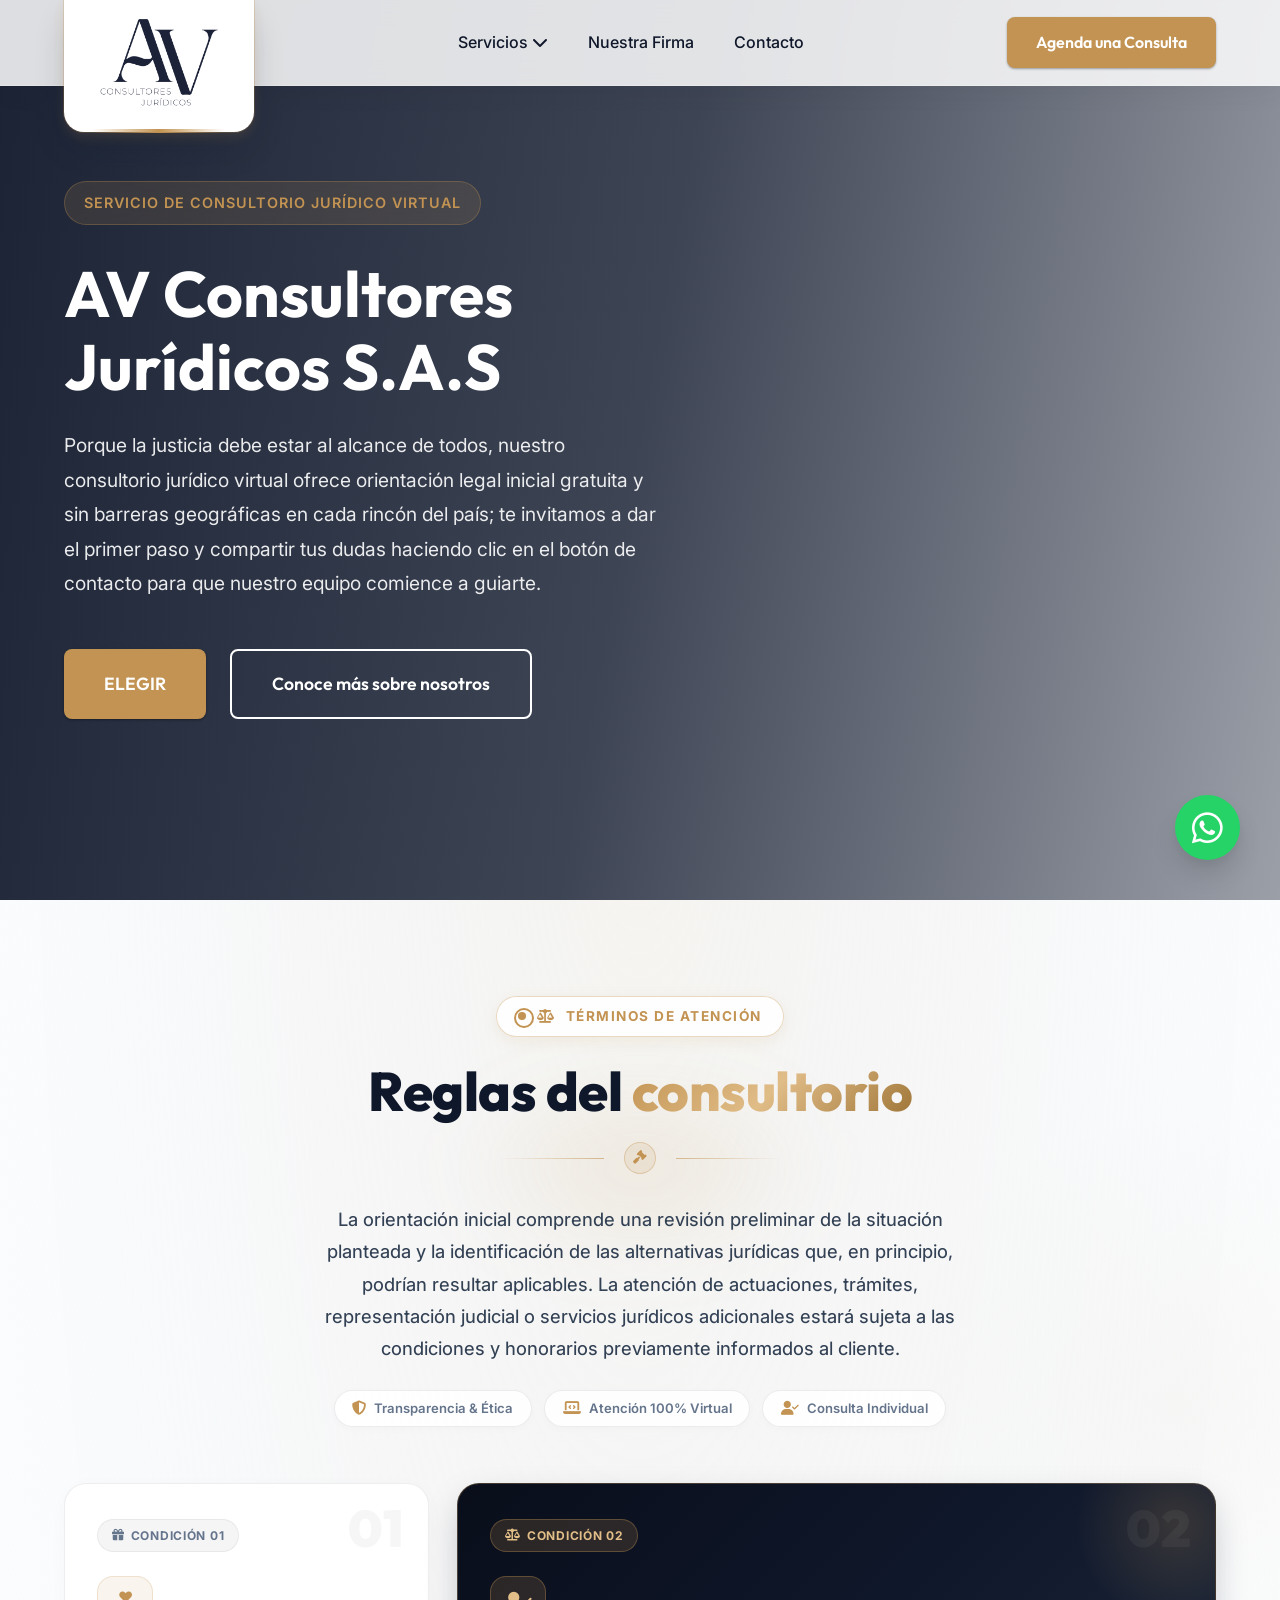
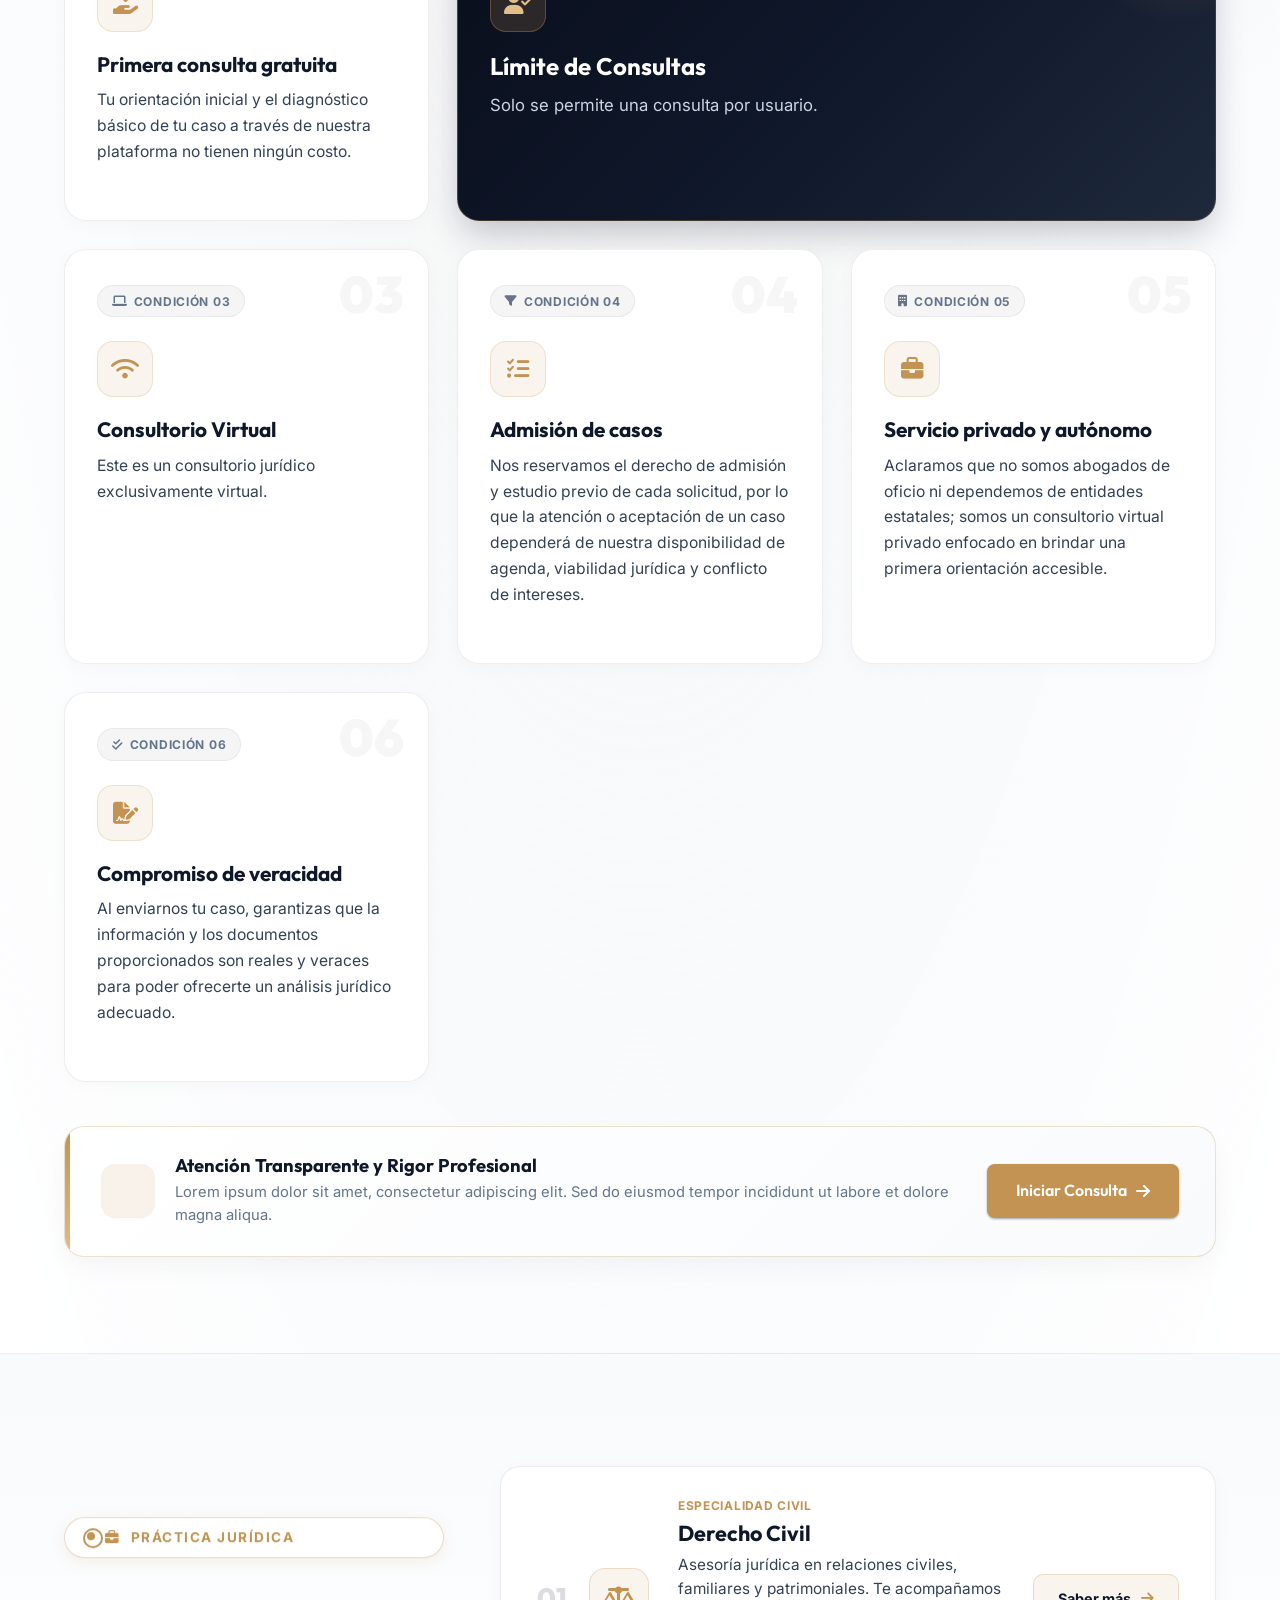
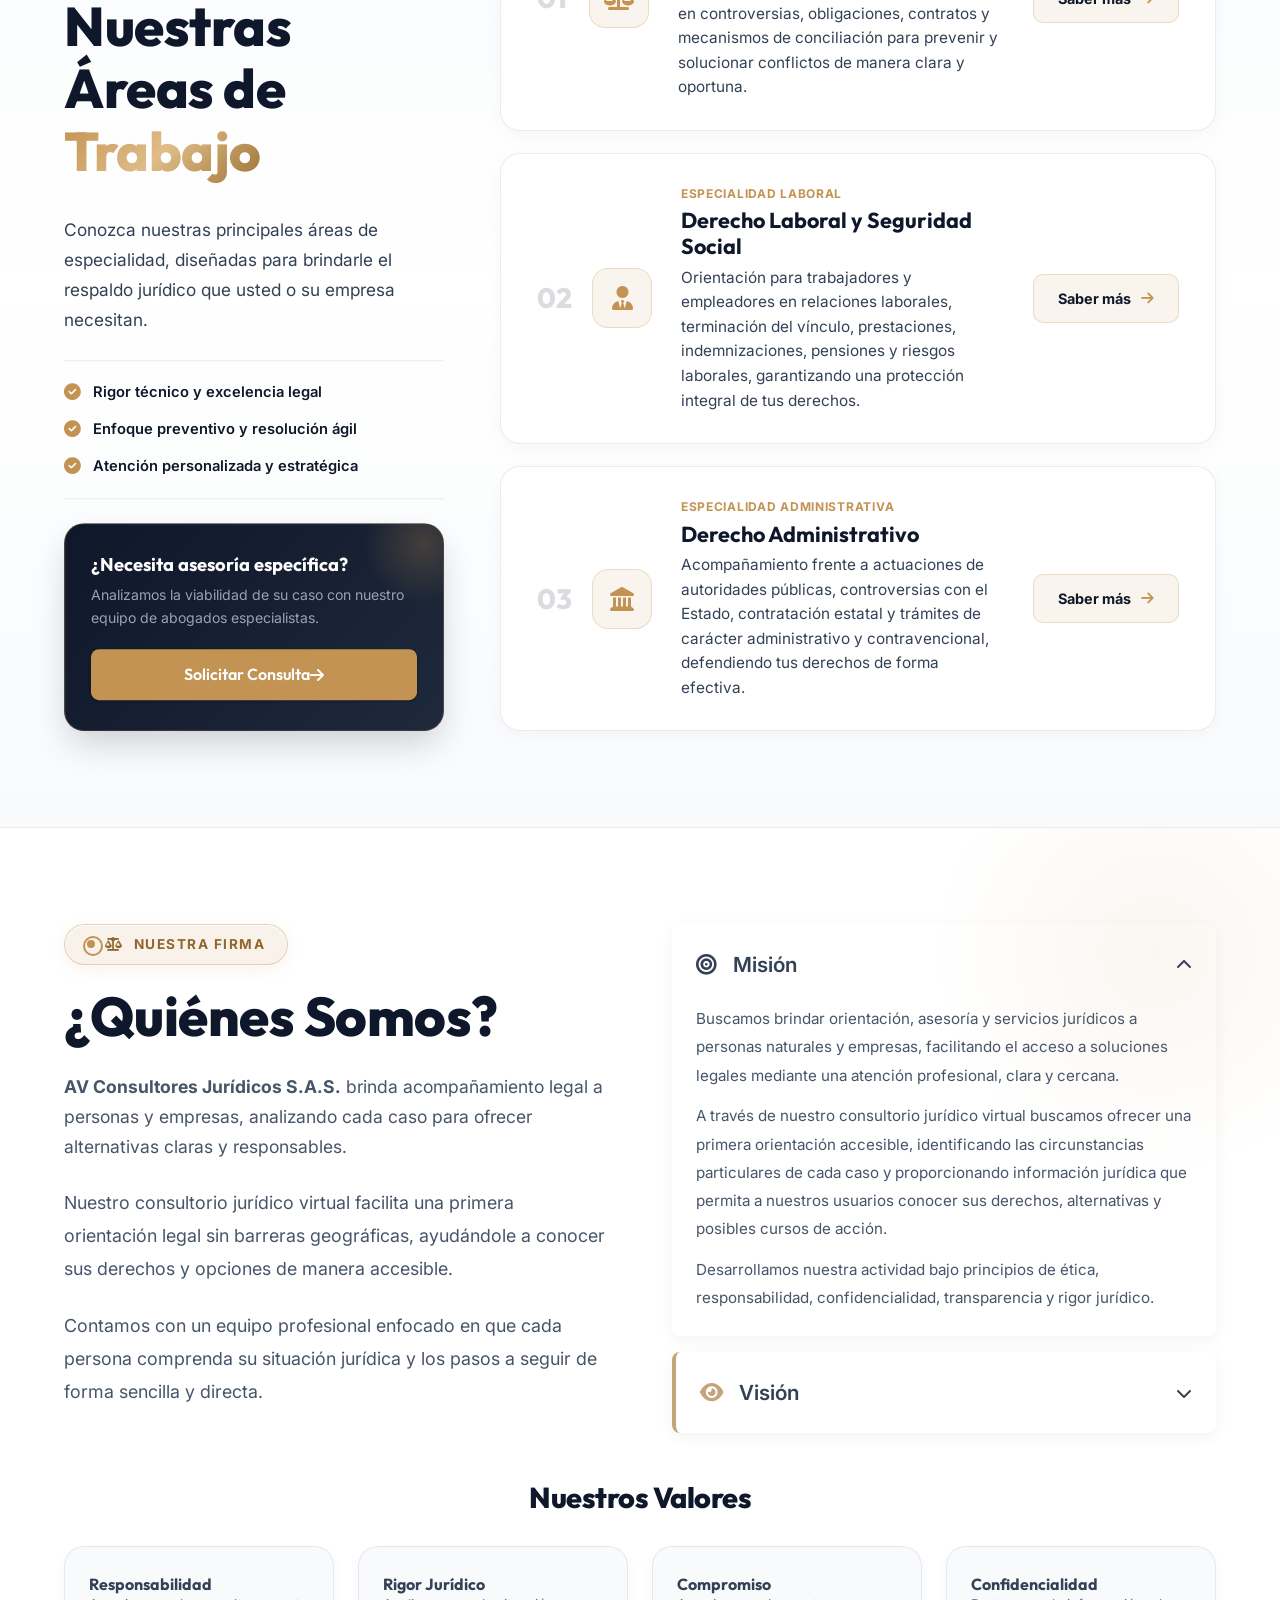
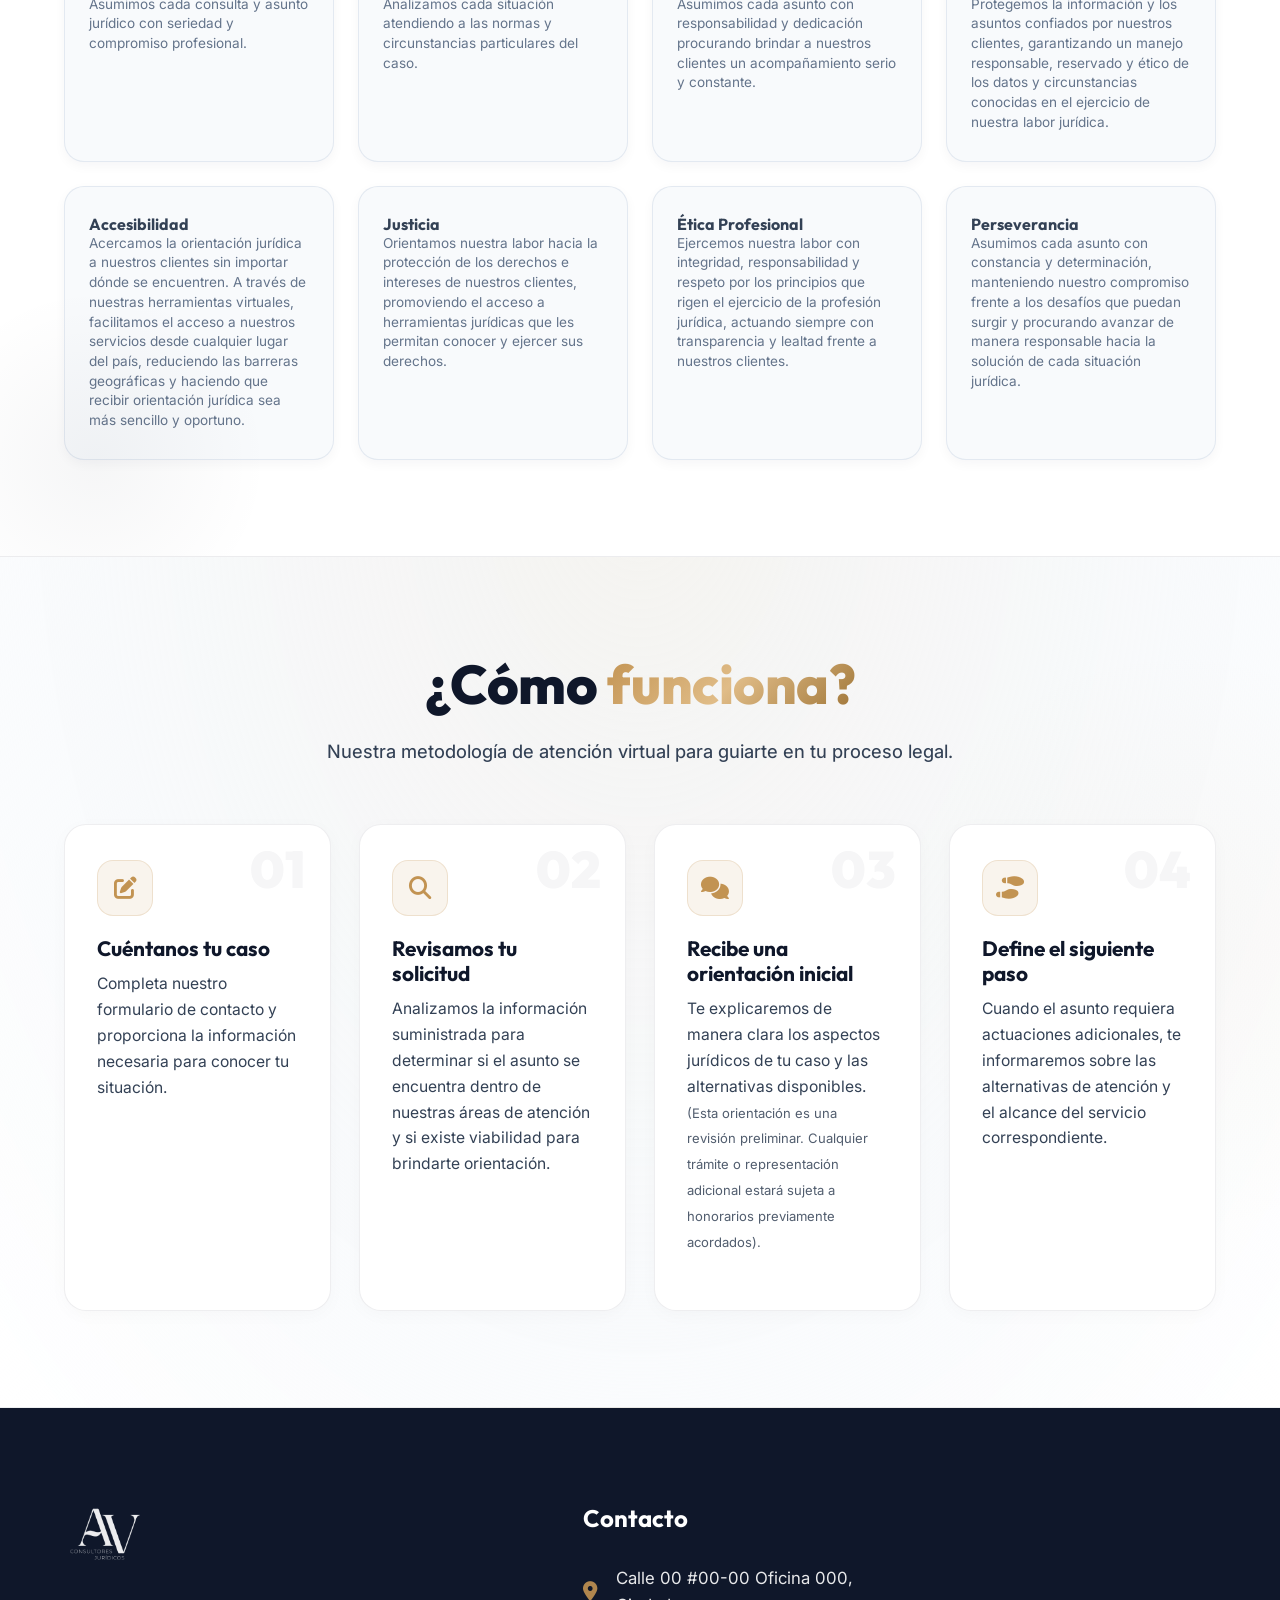
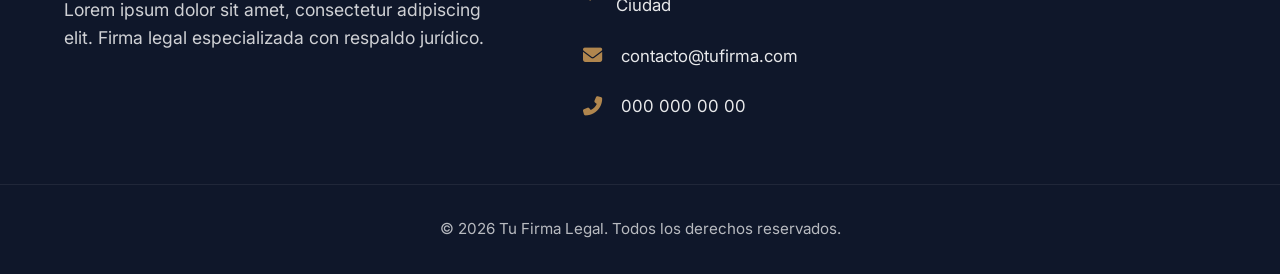
<file: index.html>
<!DOCTYPE html>
<html lang="es">
<head>
    <meta charset="UTF-8">
    <meta name="viewport" content="width=device-width, initial-scale=1.0">
    <title>AV Consultores Jurídicos S.A.S</title>
    <meta name="description" content="Servicio de consultorio jurídico virtual, brindado por AV consultores Jurídicos S.A.S.">
    <!-- Google Fonts -->
    <link href="https://fonts.googleapis.com/css2?family=Outfit:wght@300;400;600;800&family=Inter:wght@400;500;600&display=swap" rel="stylesheet">
    <!-- Font Awesome Icons -->
    <link rel="stylesheet" href="https://cdnjs.cloudflare.com/ajax/libs/font-awesome/6.4.0/css/all.min.css">
    <!-- Custom CSS -->
    <link rel="stylesheet" href="styles.css">
</head>
<body>
    <!-- 1. ENCABEZADO Y NAVEGACIÓN -->
    <header id="main-header" class="glass-header">
        <div class="container header-container">
            <a href="#" class="logo">
                <img src="img/logo-abogados.png" alt="AV Consultores Jurídicos" class="logo-img">
            </a>
            
            <nav class="main-nav">
                <ul class="nav-list">
                    <li class="nav-item has-dropdown">
                        <a href="servicios/index.html">Servicios <i class="fas fa-chevron-down"></i></a>
                        <ul class="dropdown">
                            <li><a href="servicios/derecho-civil/index.html">Derecho Civil</a></li>
                            <li><a href="servicios/derecho-laboral/index.html">Derecho Laboral</a></li>
                            <li><a href="servicios/derecho-administrativo/index.html">Derecho Administrativo</a></li>
                        </ul>
                    </li>
                    <li class="nav-item"><a href="nuestra-firma/index.html">Nuestra Firma</a></li>
                    <li class="nav-item"><a href="contacto/index.html">Contacto</a></li>
                </ul>
            </nav>
            
            <div class="header-actions">
                <a href="#contacto" class="btn btn-primary cta-agenda">Agenda una Consulta</a>
            </div>
            
            <button class="mobile-menu-btn" aria-label="Abrir menú"><i class="fas fa-bars"></i></button>
        </div>
    </header>

    <!-- 2. SECCIÓN HERO -->
    <section id="hero" class="hero-section">
        <div class="hero-overlay"></div>
        <div class="hero-content container">
            <div class="hero-text-box">
                <span class="badge">Servicio de consultorio jurídico virtual</span>
                <h1 class="hero-title">AV Consultores Jurídicos S.A.S</h1>
                <p class="hero-subtitle">Porque la justicia debe estar al alcance de todos, nuestro consultorio jurídico virtual ofrece orientación legal inicial gratuita y sin barreras geográficas en cada rincón del país; te invitamos a dar el primer paso y compartir tus dudas haciendo clic en el botón de contacto para que nuestro equipo comience a guiarte.</p>
                <div class="hero-buttons">
                    <a href="#contacto" class="btn btn-primary btn-lg">ELEGIR</a>
                    <a href="nuestra-firma/index.html" class="btn btn-secondary btn-lg">Conoce más sobre nosotros</a>
                </div>
            </div>
        </div>
    </section>

    <!-- REGLAS DEL CONSULTORIO - BENTO MODULAR -->
    <section id="reglas-consultorio" class="rules-section section-padding">
        <div class="container">
            <!-- Encabezado de Lujo -->
            <div class="rules-header">
                <div class="rules-header-glow"></div>
                
                <div class="rules-badge">
                    <span class="pulse-dot"></span>
                    <i class="fas fa-scale-balanced"></i>
                    <span>Términos de Atención</span>
                </div>

                <h2 class="rules-title">Reglas del <span class="title-accent">consultorio</span></h2>

                <div class="rules-divider">
                    <span class="rules-divider-line"></span>
                    <span class="rules-divider-icon"><i class="fas fa-gavel"></i></span>
                    <span class="rules-divider-line"></span>
                </div>

                <div class="rules-intro-card">
                    <p class="rules-intro">La orientación inicial comprende una revisión preliminar de la situación planteada y la identificación de las alternativas jurídicas que, en principio, podrían resultar aplicables. La atención de actuaciones, trámites, representación judicial o servicios jurídicos adicionales estará sujeta a las condiciones y honorarios previamente informados al cliente.</p>
                    
                    <div class="rules-trust-pills">
                        <span class="rules-trust-pill">
                            <i class="fas fa-shield-halved"></i> Transparencia & Ética
                        </span>
                        <span class="rules-trust-pill">
                            <i class="fas fa-laptop-code"></i> Atención 100% Virtual
                        </span>
                        <span class="rules-trust-pill">
                            <i class="fas fa-user-check"></i> Consulta Individual
                        </span>
                    </div>
                </div>
            </div>

            <div class="rules-bento">
                <!-- Módulo 01 -->
                <div class="rule-card">
                    <span class="bento-number">01</span>
                    <div class="rule-card-header">
                        <span class="rule-chip"><i class="fas fa-gift"></i> Condición 01</span>
                    </div>
                    <div class="rule-icon-box">
                        <i class="fas fa-hand-holding-heart"></i>
                    </div>
                    <div class="rule-card-content">
                        <h3>Primera consulta gratuita</h3>
                        <p>Tu orientación inicial y el diagnóstico básico de tu caso a través de nuestra plataforma no tienen ningún costo.</p>
                    </div>
                </div>

                <!-- Módulo 02 -->
                <div class="rule-card bento-wide bento-featured">
                    <span class="bento-number">02</span>
                    <div class="rule-card-header">
                        <span class="rule-chip chip-gold"><i class="fas fa-scale-balanced"></i> Condición 02</span>
                    </div>
                    <div class="rule-icon-box">
                        <i class="fas fa-user-check"></i>
                    </div>
                    <div class="rule-card-content">
                        <h3>Límite de Consultas</h3>
                        <p>Solo se permite una consulta por usuario.</p>
                    </div>
                </div>

                <!-- Módulo 03 -->
                <div class="rule-card">
                    <span class="bento-number">03</span>
                    <div class="rule-card-header">
                        <span class="rule-chip"><i class="fas fa-laptop"></i> Condición 03</span>
                    </div>
                    <div class="rule-icon-box">
                        <i class="fas fa-wifi"></i>
                    </div>
                    <div class="rule-card-content">
                        <h3>Consultorio Virtual</h3>
                        <p>Este es un consultorio jurídico exclusivamente virtual.</p>
                    </div>
                </div>

                <!-- Módulo 04 -->
                <div class="rule-card">
                    <span class="bento-number">04</span>
                    <div class="rule-card-header">
                        <span class="rule-chip"><i class="fas fa-filter"></i> Condición 04</span>
                    </div>
                    <div class="rule-icon-box">
                        <i class="fas fa-tasks"></i>
                    </div>
                    <div class="rule-card-content">
                        <h3>Admisión de casos</h3>
                        <p>Nos reservamos el derecho de admisión y estudio previo de cada solicitud, por lo que la atención o aceptación de un caso dependerá de nuestra disponibilidad de agenda, viabilidad jurídica y conflicto de intereses.</p>
                    </div>
                </div>

                <!-- Módulo 05 -->
                <div class="rule-card">
                    <span class="bento-number">05</span>
                    <div class="rule-card-header">
                        <span class="rule-chip"><i class="fas fa-building"></i> Condición 05</span>
                    </div>
                    <div class="rule-icon-box">
                        <i class="fas fa-briefcase"></i>
                    </div>
                    <div class="rule-card-content">
                        <h3>Servicio privado y autónomo</h3>
                        <p>Aclaramos que no somos abogados de oficio ni dependemos de entidades estatales; somos un consultorio virtual privado enfocado en brindar una primera orientación accesible.</p>
                    </div>
                </div>

                <!-- Módulo 06 -->
                <div class="rule-card">
                    <span class="bento-number">06</span>
                    <div class="rule-card-header">
                        <span class="rule-chip"><i class="fas fa-check-double"></i> Condición 06</span>
                    </div>
                    <div class="rule-icon-box">
                        <i class="fas fa-file-signature"></i>
                    </div>
                    <div class="rule-card-content">
                        <h3>Compromiso de veracidad</h3>
                        <p>Al enviarnos tu caso, garantizas que la información y los documentos proporcionados son reales y veraces para poder ofrecerte un análisis jurídico adecuado.</p>
                    </div>
                </div>
            </div>

            <!-- Módulo Acción / Aceptación -->
            <div class="rules-action-card">
                <div class="rules-action-info">
                    <div class="rules-action-icon">
                        <i class="fas fa-shield-check"></i>
                    </div>
                    <div class="rules-action-text">
                        <h4>Atención Transparente y Rigor Profesional</h4>
                        <p>Lorem ipsum dolor sit amet, consectetur adipiscing elit. Sed do eiusmod tempor incididunt ut labore et dolore magna aliqua.</p>
                    </div>
                </div>
                <a href="#contacto" class="btn btn-primary rules-action-btn">
                    <span>Iniciar Consulta</span>
                    <i class="fas fa-arrow-right"></i>
                </a>
            </div>
        </div>
    </section>

    <!-- 3. PORTAFOLIO DE SERVICIOS - EDITORIAL SHOWCASE -->
    <section id="servicios" class="services-section section-padding">
        <div class="container">
            <div class="services-showcase-layout">
                <!-- Columna Izquierda: Panel Fijo Editorial -->
                <aside class="services-sticky-sidebar">
                    <div class="rules-badge" style="margin-bottom: 0.8rem;">
                        <span class="pulse-dot"></span>
                        <i class="fas fa-briefcase"></i>
                        <span>Práctica Jurídica</span>
                    </div>

                    <h2 class="rules-title" style="text-align: left; margin-bottom: 0.5rem;">
                        Nuestras Áreas de <span class="title-accent">Trabajo</span>
                    </h2>

                    <p class="services-left-intro">
                        Conozca nuestras principales áreas de especialidad, diseñadas para brindarle el respaldo jurídico que usted o su empresa necesitan.
                    </p>

                    <div class="services-left-pillars">
                        <div class="pillar-item">
                            <i class="fas fa-check-circle"></i>
                            <span>Rigor técnico y excelencia legal</span>
                        </div>
                        <div class="pillar-item">
                            <i class="fas fa-check-circle"></i>
                            <span>Enfoque preventivo y resolución ágil</span>
                        </div>
                        <div class="pillar-item">
                            <i class="fas fa-check-circle"></i>
                            <span>Atención personalizada y estratégica</span>
                        </div>
                    </div>

                    <div class="services-cta-box">
                        <h4>¿Necesita asesoría específica?</h4>
                        <p>Analizamos la viabilidad de su caso con nuestro equipo de abogados especialistas.</p>
                        <a href="#contacto" class="btn btn-primary" style="width: 100%;">
                            <span>Solicitar Consulta</span>
                            <i class="fas fa-arrow-right"></i>
                        </a>
                    </div>
                </aside>

                <!-- Columna Derecha: Tarjetas Horizontales Ejecutivas -->
                <div class="services-cards-stack">
                    <!-- Servicio 1: Derecho Civil -->
                    <div class="service-row-card">
                        <div class="service-row-visual">
                            <span class="service-row-num">01</span>
                            <div class="service-row-icon"><i class="fas fa-scale-balanced"></i></div>
                        </div>
                        <div class="service-row-body">
                            <span class="service-row-tag">Especialidad Civil</span>
                            <h3>Derecho Civil</h3>
                            <p>Asesoría jurídica en relaciones civiles, familiares y patrimoniales. Te acompañamos en controversias, obligaciones, contratos y mecanismos de conciliación para prevenir y solucionar conflictos de manera clara y oportuna.</p>
                        </div>
                        <div class="service-row-action">
                            <a href="servicios/derecho-civil/index.html" class="service-row-btn">
                                <span>Saber más</span>
                                <i class="fas fa-arrow-right"></i>
                            </a>
                        </div>
                    </div>

                    <!-- Servicio 2: Derecho Laboral -->
                    <div class="service-row-card">
                        <div class="service-row-visual">
                            <span class="service-row-num">02</span>
                            <div class="service-row-icon"><i class="fas fa-user-tie"></i></div>
                        </div>
                        <div class="service-row-body">
                            <span class="service-row-tag">Especialidad Laboral</span>
                            <h3>Derecho Laboral y Seguridad Social</h3>
                            <p>Orientación para trabajadores y empleadores en relaciones laborales, terminación del vínculo, prestaciones, indemnizaciones, pensiones y riesgos laborales, garantizando una protección integral de tus derechos.</p>
                        </div>
                        <div class="service-row-action">
                            <a href="servicios/derecho-laboral/index.html" class="service-row-btn">
                                <span>Saber más</span>
                                <i class="fas fa-arrow-right"></i>
                            </a>
                        </div>
                    </div>

                    <!-- Servicio 3: Derecho Administrativo -->
                    <div class="service-row-card">
                        <div class="service-row-visual">
                            <span class="service-row-num">03</span>
                            <div class="service-row-icon"><i class="fas fa-landmark"></i></div>
                        </div>
                        <div class="service-row-body">
                            <span class="service-row-tag">Especialidad Administrativa</span>
                            <h3>Derecho Administrativo</h3>
                            <p>Acompañamiento frente a actuaciones de autoridades públicas, controversias con el Estado, contratación estatal y trámites de carácter administrativo y contravencional, defendiendo tus derechos de forma efectiva.</p>
                        </div>
                        <div class="service-row-action">
                            <a href="servicios/derecho-administrativo/index.html" class="service-row-btn">
                                <span>Saber más</span>
                                <i class="fas fa-arrow-right"></i>
                            </a>
                        </div>
                    </div>
                </div>
            </div>
        </div>
    </section>

    <!-- 4. SOBRE NOSOTROS / REGIONAL DE ABOGADOS -->
    <section id="sobre-nosotros" class="about-section about-light section-padding">
        <div class="container">
            <div class="about-grid-improved" style="display: flex; flex-wrap: wrap; gap: 4rem; align-items: start;">
                <!-- Columna Izquierda: Quiénes Somos -->
                <div class="about-text-col" style="flex: 1 1 400px;">
                    <div class="rules-badge">
                        <span class="pulse-dot"></span>
                        <i class="fas fa-scale-balanced"></i>
                        <span>Nuestra Firma</span>
                    </div>

                    <h2 class="about-title">¿Quiénes <span class="title-accent">Somos?</span></h2>

                    <p class="about-desc" style="font-size: 1.1rem; line-height: 1.7; margin-bottom: 1.5rem;">
                        <strong>AV Consultores Jurídicos S.A.S.</strong> brinda acompañamiento legal a personas y empresas, analizando cada caso para ofrecer alternativas claras y responsables.
                    </p>
                    <p class="about-desc" style="margin-bottom: 1.5rem;">
                        Nuestro consultorio jurídico virtual facilita una primera orientación legal sin barreras geográficas, ayudándole a conocer sus derechos y opciones de manera accesible.
                    </p>
                    <p class="about-desc" style="margin-bottom: 1.5rem;">
                        Contamos con un equipo profesional enfocado en que cada persona comprenda su situación jurídica y los pasos a seguir de forma sencilla y directa.
                    </p>

                </div>

                <!-- Columna Derecha: Misión y Visión (Tarjetas) -->
                <!-- Columna Derecha: Misión y Visión (Acordeón) -->
                <div class="about-cards-col" style="flex: 1 1 400px; display: flex; flex-direction: column; gap: 1rem;">
                    
                    <style>
                        .accordion-card summary::-webkit-details-marker {
                            display: none;
                        }
                        .accordion-card[open] .accordion-icon {
                            transform: rotate(180deg);
                        }
                        .accordion-icon {
                            transition: transform 0.3s ease;
                            color: var(--text-color);
                            font-size: 1rem;
                        }
                        .accordion-card {
                            transition: all 0.3s ease;
                        }
                        .accordion-card:hover {
                            box-shadow: 0 8px 25px rgba(0,0,0,0.08) !important;
                        }
                    </style>

                    <!-- Acordeón Misión -->
                    <details class="accordion-card" style="background: white; border-radius: 8px; box-shadow: 0 4px 15px rgba(0,0,0,0.05); border-left: 4px solid var(--primary-color); cursor: pointer;" open>
                        <summary style="padding: 1.5rem; font-size: 1.3rem; font-weight: 600; color: var(--heading-color); display: flex; align-items: center; justify-content: space-between; list-style: none;">
                            <span style="display: flex; align-items: center; gap: 1rem;">
                                <i class="fas fa-bullseye" style="color: var(--primary-color);"></i> Misión
                            </span>
                            <i class="fas fa-chevron-down accordion-icon"></i>
                        </summary>
                        <div class="accordion-content" style="padding: 0 1.5rem 1.5rem 1.5rem;">
                            <p class="about-desc" style="font-size: 0.95rem; margin-bottom: 0.8rem;">Buscamos brindar orientación, asesoría y servicios jurídicos a personas naturales y empresas, facilitando el acceso a soluciones legales mediante una atención profesional, clara y cercana.</p>
                            <p class="about-desc" style="font-size: 0.95rem; margin-bottom: 0.8rem;">A través de nuestro consultorio jurídico virtual buscamos ofrecer una primera orientación accesible, identificando las circunstancias particulares de cada caso y proporcionando información jurídica que permita a nuestros usuarios conocer sus derechos, alternativas y posibles cursos de acción.</p>
                            <p class="about-desc" style="font-size: 0.95rem; margin-bottom: 0;">Desarrollamos nuestra actividad bajo principios de ética, responsabilidad, confidencialidad, transparencia y rigor jurídico.</p>
                        </div>
                    </details>

                    <!-- Acordeón Visión -->
                    <details class="accordion-card" style="background: white; border-radius: 8px; box-shadow: 0 4px 15px rgba(0,0,0,0.05); border-left: 4px solid #C4A47C; cursor: pointer;">
                        <summary style="padding: 1.5rem; font-size: 1.3rem; font-weight: 600; color: var(--heading-color); display: flex; align-items: center; justify-content: space-between; list-style: none;">
                            <span style="display: flex; align-items: center; gap: 1rem;">
                                <i class="fas fa-eye" style="color: #C4A47C;"></i> Visión
                            </span>
                            <i class="fas fa-chevron-down accordion-icon"></i>
                        </summary>
                        <div class="accordion-content" style="padding: 0 1.5rem 1.5rem 1.5rem;">
                            <p class="about-desc" style="font-size: 0.95rem; margin-bottom: 0.8rem;">Buscamos consolidarnos como una firma jurídica reconocida en Colombia por brindar servicios legales accesibles, responsables y de calidad, apoyándonos en las herramientas tecnológicas para acercar el Derecho a personas y empresas en diferentes regiones del país.</p>
                            <p class="about-desc" style="font-size: 0.95rem; margin-bottom: 0.8rem;">Buscamos fortalecer progresivamente nuestras áreas de práctica, ampliar nuestra cobertura y desarrollar un modelo de atención jurídica moderno que combine conocimiento, tecnología y atención personalizada.</p>
                            <p class="about-desc" style="font-size: 0.95rem; margin-bottom: 0;">Aspiramos a construir relaciones de confianza con nuestros clientes y convertirnos en un aliado jurídico para la orientación, prevención y solución de sus necesidades legales.</p>
                        </div>
                    </details>
                </div>
            </div>

                    <h3 class="about-title" style="font-size: 1.8rem; margin-top: 3rem; text-align: center;">Nuestros <span class="title-accent">Valores</span></h3>
                    <div class="about-metrics-grid" style="grid-template-columns: repeat(auto-fit, minmax(250px, 1fr)); margin-top: 2rem;">
                        <div class="about-metric-card">
                            <h4 style="color: var(--primary-color);">Responsabilidad</h4>
                            <p class="about-metric-sub">Asumimos cada consulta y asunto jurídico con seriedad y compromiso profesional.</p>
                        </div>
                        <div class="about-metric-card">
                            <h4 style="color: var(--primary-color);">Rigor Jurídico</h4>
                            <p class="about-metric-sub">Analizamos cada situación atendiendo a las normas y circunstancias particulares del caso.</p>
                        </div>
                        <div class="about-metric-card">
                            <h4 style="color: var(--primary-color);">Compromiso</h4>
                            <p class="about-metric-sub">Asumimos cada asunto con responsabilidad y dedicación procurando brindar a nuestros clientes un acompañamiento serio y constante.</p>
                        </div>
                        <div class="about-metric-card">
                            <h4 style="color: var(--primary-color);">Confidencialidad</h4>
                            <p class="about-metric-sub">Protegemos la información y los asuntos confiados por nuestros clientes, garantizando un manejo responsable, reservado y ético de los datos y circunstancias conocidas en el ejercicio de nuestra labor jurídica.</p>
                        </div>
                        <div class="about-metric-card">
                            <h4 style="color: var(--primary-color);">Accesibilidad</h4>
                            <p class="about-metric-sub">Acercamos la orientación jurídica a nuestros clientes sin importar dónde se encuentren. A través de nuestras herramientas virtuales, facilitamos el acceso a nuestros servicios desde cualquier lugar del país, reduciendo las barreras geográficas y haciendo que recibir orientación jurídica sea más sencillo y oportuno.</p>
                        </div>
                        <div class="about-metric-card">
                            <h4 style="color: var(--primary-color);">Justicia</h4>
                            <p class="about-metric-sub">Orientamos nuestra labor hacia la protección de los derechos e intereses de nuestros clientes, promoviendo el acceso a herramientas jurídicas que les permitan conocer y ejercer sus derechos.</p>
                        </div>
                        <div class="about-metric-card">
                            <h4 style="color: var(--primary-color);">Ética Profesional</h4>
                            <p class="about-metric-sub">Ejercemos nuestra labor con integridad, responsabilidad y respeto por los principios que rigen el ejercicio de la profesión jurídica, actuando siempre con transparencia y lealtad frente a nuestros clientes.</p>
                        </div>
                        <div class="about-metric-card">
                            <h4 style="color: var(--primary-color);">Perseverancia</h4>
                            <p class="about-metric-sub">Asumimos cada asunto con constancia y determinación, manteniendo nuestro compromiso frente a los desafíos que puedan surgir y procurando avanzar de manera responsable hacia la solución de cada situación jurídica.</p>
                        </div>
                    </div>
                </div>
            </div>
        </div>
    </section>

    <!-- 5. CÓMO FUNCIONA -->
    <section id="como-funciona" class="rules-section section-padding" style="background-color: var(--bg-alt);">
        <div class="container">
            <div class="rules-header">
                <h2 class="rules-title">¿Cómo <span class="title-accent">funciona?</span></h2>
                <p class="rules-intro">Nuestra metodología de atención virtual para guiarte en tu proceso legal.</p>
            </div>
            <style>
                @media (min-width: 993px) {
                    #como-funciona .rules-bento {
                        grid-template-columns: repeat(4, 1fr);
                    }
                }
            </style>
            <div class="rules-bento">
                <div class="rule-card">
                    <span class="bento-number">01</span>
                    <div class="rule-icon-box"><i class="fas fa-edit"></i></div>
                    <div class="rule-card-content">
                        <h3>Cuéntanos tu caso</h3>
                        <p>Completa nuestro formulario de contacto y proporciona la información necesaria para conocer tu situación.</p>
                    </div>
                </div>
                <div class="rule-card">
                    <span class="bento-number">02</span>
                    <div class="rule-icon-box"><i class="fas fa-search"></i></div>
                    <div class="rule-card-content">
                        <h3>Revisamos tu solicitud</h3>
                        <p>Analizamos la información suministrada para determinar si el asunto se encuentra dentro de nuestras áreas de atención y si existe viabilidad para brindarte orientación.</p>
                    </div>
                </div>
                <div class="rule-card">
                    <span class="bento-number">03</span>
                    <div class="rule-icon-box"><i class="fas fa-comments"></i></div>
                    <div class="rule-card-content">
                        <h3>Recibe una orientación inicial</h3>
                        <p>Te explicaremos de manera clara los aspectos jurídicos de tu caso y las alternativas disponibles. <br><small style="opacity: 0.85;">(Esta orientación es una revisión preliminar. Cualquier trámite o representación adicional estará sujeta a honorarios previamente acordados).</small></p>
                    </div>
                </div>
                <div class="rule-card">
                    <span class="bento-number">04</span>
                    <div class="rule-icon-box"><i class="fas fa-shoe-prints"></i></div>
                    <div class="rule-card-content">
                        <h3>Define el siguiente paso</h3>
                        <p>Cuando el asunto requiera actuaciones adicionales, te informaremos sobre las alternativas de atención y el alcance del servicio correspondiente.</p>
                    </div>
                </div>
            </div>
        </div>
    </section>


    <!-- 6. FOOTER -->
    <footer id="contacto" class="main-footer dark-bg">
        <div class="container footer-grid">
            <div class="footer-brand">
                <a href="#" class="logo footer-logo">
                    <img src="img/logo-abogados.png" alt="AV Consultores Jurídicos" class="logo-img">
                </a>
                <p class="footer-desc">Lorem ipsum dolor sit amet, consectetur adipiscing elit. Firma legal especializada con respaldo jurídico.</p>
            </div>
            
            <div class="footer-contact">
                <h3>Contacto</h3>
                <ul class="contact-list">
                    <li><i class="fas fa-map-marker-alt"></i> Calle 00 #00-00 Oficina 000, Ciudad</li>
                    <li><i class="fas fa-envelope"></i> <a href="mailto:contacto@tufirma.com">contacto@tufirma.com</a></li>
                    <li><i class="fas fa-phone-alt"></i> <a href="tel:+570000000000">000 000 00 00</a></li>
                </ul>
            </div>
        </div>
        
        <div class="footer-bottom">
            <div class="container">
                <p>&copy; 2026 Tu Firma Legal. Todos los derechos reservados.</p>
            
            </div>
        </div>
    </footer>

    <!-- WIDGETS -->
    <a href="https://wa.me/570000000000" class="whatsapp-float" target="_blank" rel="noopener" aria-label="Escríbenos por WhatsApp">
        <i class="fab fa-whatsapp"></i>
        <span class="wa-tooltip">¡Escríbenos Ya!</span>
    </a>


    <!-- Custom JS -->
    <script src="main.js"></script>
</body>
</html>
</file>
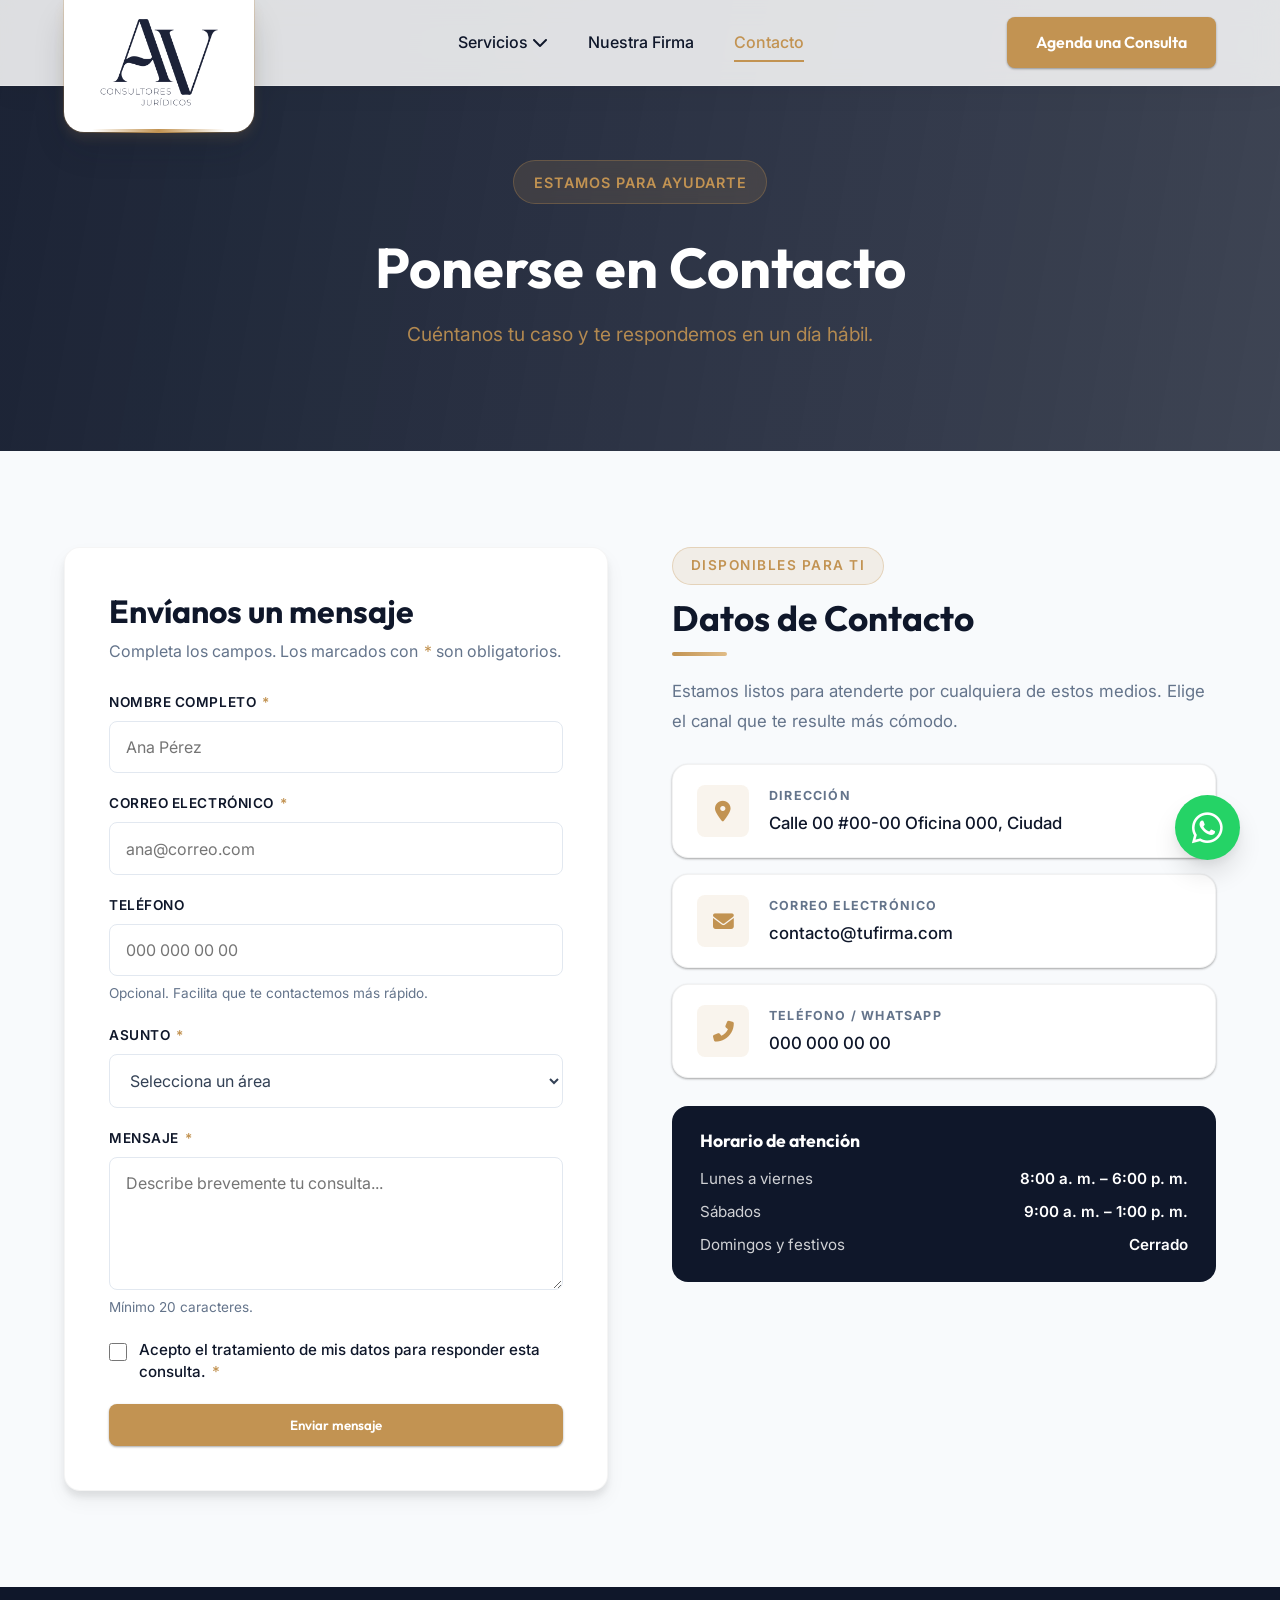
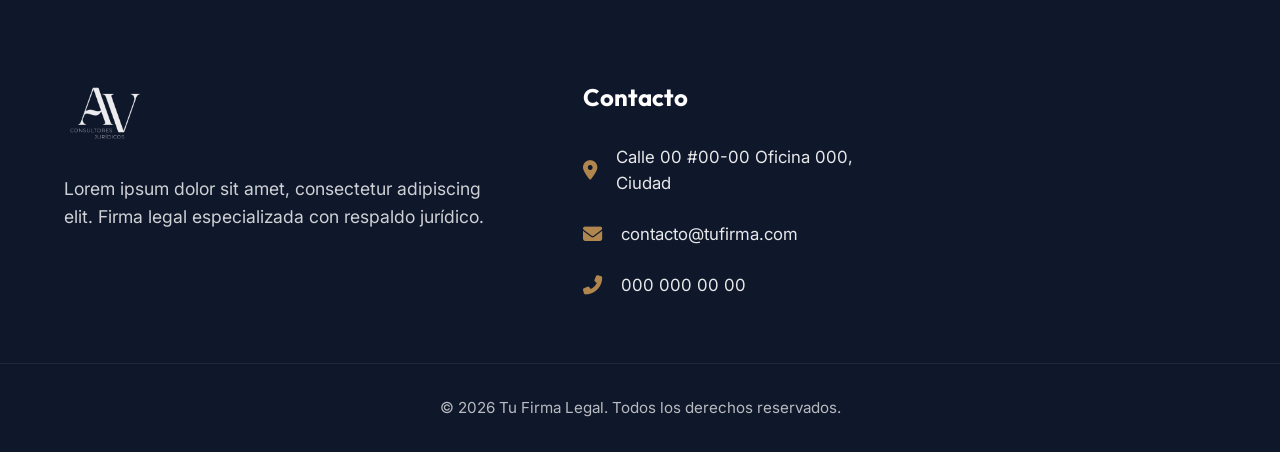
<file: contacto/index.html>
<!DOCTYPE html>
<html lang="es">
<head>
    <meta charset="UTF-8">
    <meta name="viewport" content="width=device-width, initial-scale=1.0">
    <title>Contacto | Tu Firma Legal</title>
    <meta name="description" content="Agenda una consulta o escríbenos. Estamos listos para atenderte por correo, teléfono o WhatsApp.">
    <link href="https://fonts.googleapis.com/css2?family=Outfit:wght@300;400;600;800&family=Inter:wght@400;500;600&display=swap" rel="stylesheet">
    <link rel="stylesheet" href="https://cdnjs.cloudflare.com/ajax/libs/font-awesome/6.4.0/css/all.min.css">
    <link rel="stylesheet" href="../styles.css">
</head>
<body class="contact-page">
    <a class="skip-link" href="#contenido-principal">Saltar al contenido</a>

    <header id="main-header" class="glass-header">
        <div class="container header-container">
            <a href="../index.html" class="logo">
                <img src="../img/logo-abogados.png" alt="AV Consultores Jurídicos" class="logo-img">
            </a>
            <nav class="main-nav" aria-label="Principal">
                <ul class="nav-list" id="menu-principal">
                    <li class="nav-item has-dropdown">
                        <a href="../servicios/index.html">Servicios <i class="fas fa-chevron-down" aria-hidden="true"></i></a>
                        <ul class="dropdown">
                            <li><a href="../servicios/derecho-civil/index.html">Derecho Civil</a></li>
                            <li><a href="../servicios/derecho-laboral/index.html">Derecho Laboral</a></li>
                            <li><a href="../servicios/derecho-administrativo/index.html">Derecho Administrativo</a></li>
                        </ul>
                    </li>
                    <li class="nav-item"><a href="../nuestra-firma/index.html">Nuestra Firma</a></li>
                    <li class="nav-item is-current"><a href="../contacto/index.html" aria-current="page">Contacto</a></li>
                </ul>
            </nav>
            <div class="header-actions">
                <a href="#formulario-contacto" class="btn btn-primary cta-agenda">Agenda una Consulta</a>
            </div>
            <button class="mobile-menu-btn" type="button" aria-label="Abrir menú" aria-expanded="false" aria-controls="menu-principal">
                <i class="fas fa-bars" aria-hidden="true"></i>
            </button>
        </div>
    </header>

    <section class="inner-hero" aria-labelledby="contact-hero-title">
        <div class="container">
            <p class="badge">Estamos para ayudarte</p>
            <h1 id="contact-hero-title" class="hero-title">Ponerse en Contacto</h1>
            <p class="hero-subtitle">Cuéntanos tu caso y te respondemos en un día hábil.</p>
        </div>
    </section>

    <main id="contenido-principal" class="content-section">
        <div class="container grid-2-cols">
            <form id="contact-form" class="contact-form" novalidate>
                <div class="contact-form-header">
                    <h2 id="formulario-contacto">Envíanos un mensaje</h2>
                    <p>Completa los campos. Los marcados con <span class="required-mark" aria-hidden="true">*</span> son obligatorios.</p>
                </div>

                <div class="form-status" role="status" aria-live="polite" tabindex="-1"></div>

                <div class="form-group">
                    <label class="form-label" for="contact-name">Nombre completo <span class="required-mark">*</span></label>
                    <input class="form-control" type="text" id="contact-name" name="name" autocomplete="name" required maxlength="80" placeholder="Ana Pérez">
                    <p class="form-error" id="contact-name-error">Ingresa tu nombre.</p>
                </div>

                <div class="form-group">
                    <label class="form-label" for="contact-email">Correo electrónico <span class="required-mark">*</span></label>
                    <input class="form-control" type="email" id="contact-email" name="email" autocomplete="email" required placeholder="ana@correo.com">
                    <p class="form-error" id="contact-email-error">Ingresa un correo válido.</p>
                </div>

                <div class="form-group">
                    <label class="form-label" for="contact-phone">Teléfono</label>
                    <input class="form-control" type="tel" id="contact-phone" name="phone" autocomplete="tel" inputmode="tel" placeholder="000 000 00 00">
                    <p class="form-hint">Opcional. Facilita que te contactemos más rápido.</p>
                    <p class="form-error" id="contact-phone-error">Ingresa un teléfono válido.</p>
                </div>

                <div class="form-group">
                    <label class="form-label" for="contact-topic">Asunto <span class="required-mark">*</span></label>
                    <select class="form-control" id="contact-topic" name="topic" required>
                        <option value="">Selecciona un área</option>
                        <option value="civil">Derecho Civil</option>
                        <option value="laboral">Derecho Laboral</option>
                        <option value="administrativo">Derecho Administrativo</option>
                        <option value="consulta">Consulta general</option>
                    </select>
                    <p class="form-error" id="contact-topic-error">Selecciona un asunto.</p>
                </div>

                <div class="form-group">
                    <label class="form-label" for="contact-message">Mensaje <span class="required-mark">*</span></label>
                    <textarea class="form-control" id="contact-message" name="message" rows="5" required minlength="20" maxlength="2000" placeholder="Describe brevemente tu consulta..."></textarea>
                    <p class="form-hint">Mínimo 20 caracteres.</p>
                    <p class="form-error" id="contact-message-error">Escribe un mensaje de al menos 20 caracteres.</p>
                </div>

                <div class="form-group form-consent">
                    <input type="checkbox" id="contact-consent" name="consent" required>
                    <label class="form-label" for="contact-consent">Acepto el tratamiento de mis datos para responder esta consulta. <span class="required-mark">*</span></label>
                </div>
                <p class="form-error" id="contact-consent-error">Debes aceptar para enviar el formulario.</p>

                <button type="submit" class="btn btn-primary contact-submit" id="contact-submit">
                    <span class="btn-spinner" aria-hidden="true"></span>
                    <span class="btn-label">Enviar mensaje</span>
                </button>
            </form>

            <aside class="contact-info-panel" aria-labelledby="datos-contacto-title">
                <div class="contact-info-header">
                    <span class="contact-info-label">Disponibles para ti</span>
                    <h2 id="datos-contacto-title" class="contact-info-title">Datos de Contacto</h2>
                    <div class="contact-info-divider"></div>
                    <p class="contact-info-desc">Estamos listos para atenderte por cualquiera de estos medios. Elige el canal que te resulte más cómodo.</p>
                </div>
                <ul class="contact-cards-list">
                    <li class="contact-card-item">
                        <div class="contact-card-icon" aria-hidden="true">
                            <i class="fas fa-map-marker-alt"></i>
                        </div>
                        <div class="contact-card-body">
                            <span class="contact-card-label">Dirección</span>
                            <span class="contact-card-value">Calle 00 #00-00 Oficina 000, Ciudad</span>
                        </div>
                    </li>
                    <li class="contact-card-item">
                        <div class="contact-card-icon" aria-hidden="true">
                            <i class="fas fa-envelope"></i>
                        </div>
                        <div class="contact-card-body">
                            <span class="contact-card-label">Correo electrónico</span>
                            <a href="mailto:contacto@tufirma.com" class="contact-card-value contact-card-link">contacto@tufirma.com</a>
                        </div>
                    </li>
                    <li class="contact-card-item">
                        <div class="contact-card-icon" aria-hidden="true">
                            <i class="fas fa-phone-alt"></i>
                        </div>
                        <div class="contact-card-body">
                            <span class="contact-card-label">Teléfono / WhatsApp</span>
                            <a href="tel:+570000000000" class="contact-card-value contact-card-link">000 000 00 00</a>
                        </div>
                    </li>
                </ul>
                <div class="contact-hours">
                    <h3>Horario de atención</h3>
                    <dl>
                        <dt>Lunes a viernes</dt>
                        <dd>8:00 a. m. – 6:00 p. m.</dd>
                        <dt>Sábados</dt>
                        <dd>9:00 a. m. – 1:00 p. m.</dd>
                        <dt>Domingos y festivos</dt>
                        <dd>Cerrado</dd>
                    </dl>
                </div>
            </aside>
        </div>
    </main>

    <footer id="contacto" class="main-footer dark-bg">
        <div class="container footer-grid">
            <div class="footer-brand">
                <a href="../index.html" class="logo footer-logo">
                    <img src="../img/logo-abogados.png" alt="AV Consultores Jurídicos" class="logo-img">
                </a>
                <p class="footer-desc">Lorem ipsum dolor sit amet, consectetur adipiscing elit. Firma legal especializada con respaldo jurídico.</p>
            </div>
            <div class="footer-contact">
                <h3>Contacto</h3>
                <ul class="contact-list">
                    <li><i class="fas fa-map-marker-alt" aria-hidden="true"></i> Calle 00 #00-00 Oficina 000, Ciudad</li>
                    <li><i class="fas fa-envelope" aria-hidden="true"></i> <a href="mailto:contacto@tufirma.com">contacto@tufirma.com</a></li>
                    <li><i class="fas fa-phone-alt" aria-hidden="true"></i> <a href="tel:+570000000000">000 000 00 00</a></li>
                </ul>
            </div>
        </div>
        <div class="footer-bottom">
            <div class="container">
                <p>&copy; 2026 Tu Firma Legal. Todos los derechos reservados.</p>
            </div>
        </div>
    </footer>

    <a href="https://wa.me/570000000000" class="whatsapp-float" target="_blank" rel="noopener noreferrer" aria-label="Escríbenos por WhatsApp">
        <i class="fab fa-whatsapp" aria-hidden="true"></i>
        <span class="wa-tooltip">¡Escríbenos Ya!</span>
    </a>

    <script src="../main.js"></script>
</body>
</html>
</file>
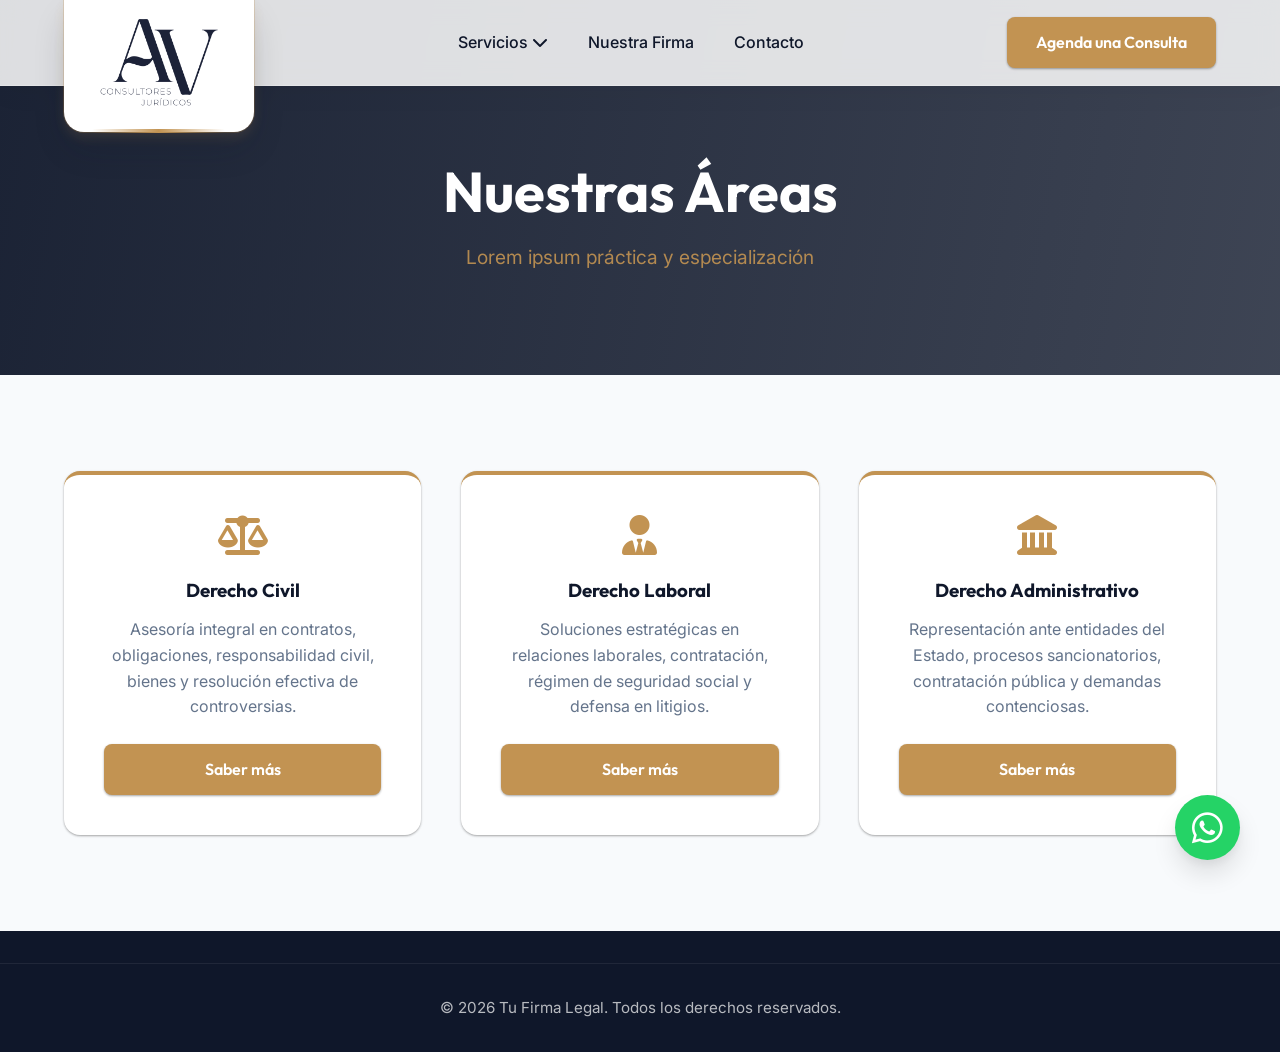
<file: servicios/index.html>
<!DOCTYPE html>
<html lang="es">
<head>
    <meta charset="UTF-8">
    <meta name="viewport" content="width=device-width, initial-scale=1.0">
    <title>Título de Página | Tu Firma Legal</title>
    <link href="https://fonts.googleapis.com/css2?family=Outfit:wght@300;400;600;800&family=Inter:wght@400;500;600&display=swap" rel="stylesheet">
    <link rel="stylesheet" href="https://cdnjs.cloudflare.com/ajax/libs/font-awesome/6.4.0/css/all.min.css">
    <link rel="stylesheet" href="../styles.css">
    <style>
        .inner-hero {
            background: linear-gradient(100deg, rgba(15, 23, 42, 0.95) 0%, rgba(15, 23, 42, 0.8) 100%), url('https://images.unsplash.com/photo-1589829085413-56de8ae18c73?q=80&w=2000&auto=format&fit=crop') center/cover;
            padding: 160px 0 100px;
            color: white;
            text-align: center;
        }
        .hero-title { font-size: 3.5rem; margin-bottom: 1rem; }
        .hero-subtitle { font-size: 1.2rem; opacity: 0.9; color: var(--color-accent); }
        
        /* Layout specific styles */
        .content-section { padding: var(--section-padding); }
        .grid-2-cols { display: grid; grid-template-columns: 1fr 1fr; gap: 4rem; align-items: center; }
        .grid-3-cols { display: grid; grid-template-columns: repeat(auto-fit, minmax(300px, 1fr)); gap: 2.5rem; }
        .grid-layout { display: grid; grid-template-columns: 2.5fr 1fr; gap: 4rem; }
        
        /* Cards & Features */
        .feature-card { background: var(--color-bg-white); padding: 2.5rem; border-radius: var(--radius-lg); box-shadow: var(--shadow-sm); border-top: 4px solid var(--color-accent); transition: var(--transition); height: 100%;}
        .feature-card:hover { transform: translateY(-5px); box-shadow: var(--shadow-lg); }
        .feature-icon { font-size: 2.5rem; color: var(--color-accent); margin-bottom: 1.5rem; }
        
        /* Blog Cards */
        .blog-card { background: var(--color-bg-white); border-radius: var(--radius-lg); overflow: hidden; box-shadow: var(--shadow-md); height: 100%;}
        .blog-img { width: 100%; height: 250px; object-fit: cover; }
        .blog-content { padding: 2rem; }
        .blog-date { color: var(--color-accent); font-size: 0.9rem; font-weight: 600; margin-bottom: 0.5rem; display: block; }
        
        /* Forms */
        .contact-form { display: flex; flex-direction: column; gap: 1.5rem; background: var(--color-bg-white); padding: 3rem; border-radius: var(--radius-lg); box-shadow: var(--shadow-md); }
        .form-group input, .form-group textarea { width: 100%; padding: 1rem; border: 1px solid #e2e8f0; border-radius: var(--radius-md); font-family: var(--font-body); }
        
        /* Sidebar */
        .sidebar { background: #f8fafc; padding: 2.5rem; border-radius: 12px; border: 1px solid #e2e8f0; position: sticky; top: 100px; text-align: center; height: fit-content; }
        .sidebar-icon { font-size: 3.5rem; color: var(--color-accent); margin-bottom: 1.5rem; }
        
        @media (max-width: 992px) {
            .grid-2-cols, .grid-layout { grid-template-columns: 1fr; }
            .sidebar { position: static; }
        }
    </style>
</head>
<body>    <header id="main-header" class="glass-header">
        <div class="container header-container">
            <a href="../index.html" class="logo">
                <img src="../img/logo-abogados.png" alt="AV Consultores Jurídicos" class="logo-img">
            </a>
            <nav class="main-nav">
                <ul class="nav-list">
                    <li class="nav-item has-dropdown">
                        <a href="../servicios/index.html">Servicios <i class="fas fa-chevron-down"></i></a>
                        <ul class="dropdown">
                            <li><a href="../servicios/derecho-civil/index.html">Derecho Civil</a></li>
                            <li><a href="../servicios/derecho-laboral/index.html">Derecho Laboral</a></li>
                            <li><a href="../servicios/derecho-administrativo/index.html">Derecho Administrativo</a></li>
                        </ul>
                    </li>
                    <li class="nav-item"><a href="../nuestra-firma/index.html">Nuestra Firma</a></li>
                    <li class="nav-item"><a href="../contacto/index.html">Contacto</a></li>
                </ul>
            </nav>
            <div class="header-actions">
                <a href="../contacto/index.html" class="btn btn-primary cta-agenda">Agenda una Consulta</a>
            </div>
            <button class="mobile-menu-btn" aria-label="Abrir menÃº"><i class="fas fa-bars"></i></button>
        </div>
    </header>    <section class="inner-hero">
        <div class="container">
            <h1 class="hero-title">Nuestras Áreas</h1>
            <p class="hero-subtitle">Lorem ipsum práctica y especialización</p>
        </div>
    </section>

    <section class="content-section" style="background: var(--color-bg-light);">
        <div class="container">
            <div class="grid-3-cols">
                <div class="feature-card text-center">
                    <i class="fas fa-scale-balanced feature-icon"></i>
                    <h3>Derecho Civil</h3>
                    <p style="margin: 1rem 0 1.5rem; color: var(--color-text-muted);">Asesoría integral en contratos, obligaciones, responsabilidad civil, bienes y resolución efectiva de controversias.</p>
                    <a href="derecho-civil/index.html" class="btn btn-primary" style="width:100%;">Saber más</a>
                </div>
                <div class="feature-card text-center">
                    <i class="fas fa-user-tie feature-icon"></i>
                    <h3>Derecho Laboral</h3>
                    <p style="margin: 1rem 0 1.5rem; color: var(--color-text-muted);">Soluciones estratégicas en relaciones laborales, contratación, régimen de seguridad social y defensa en litigios.</p>
                    <a href="derecho-laboral/index.html" class="btn btn-primary" style="width:100%;">Saber más</a>
                </div>
                <div class="feature-card text-center">
                    <i class="fas fa-landmark feature-icon"></i>
                    <h3>Derecho Administrativo</h3>
                    <p style="margin: 1rem 0 1.5rem; color: var(--color-text-muted);">Representación ante entidades del Estado, procesos sancionatorios, contratación pública y demandas contenciosas.</p>
                    <a href="derecho-administrativo/index.html" class="btn btn-primary" style="width:100%;">Saber más</a>
                </div>
            </div>
        </div>
    </section>    <!-- FOOTER -->
    <footer class="main-footer dark-bg" style="padding: 2rem 0 0;">
        <div class="footer-bottom">
            <div class="container">
                <p>&copy; 2026 Tu Firma Legal. Todos los derechos reservados.</p>
            
            </div>
        </div>
    </footer>
    
    <!-- WIDGETS -->
    <a href="https://wa.me/570000000000" class="whatsapp-float" target="_blank" rel="noopener">
        <i class="fab fa-whatsapp"></i>
    </a>
    <script src="../main.js"></script>
</body>
</html>
</file>
<file: styles.css>
/* =========================================
   DESIGN SYSTEM & TOKENS
   ========================================= */
:root {
    /* Premium Color Palette */
    --color-primary: #0f172a; /* Deep Navy Blue */
    --color-primary-light: #1e293b;
    --color-accent: #c29352; /* Elegant Gold */
    --color-accent-hover: #a37a43;
    --color-text-main: #334155;
    --color-text-muted: #64748b;
    --color-bg-light: #f8fafc;
    --color-bg-white: #ffffff;
    --color-whatsapp: #25d366;
    
    /* Modern Typography */
    --font-heading: 'Outfit', sans-serif;
    --font-body: 'Inter', sans-serif;
    
    /* Layout */
    --container-width: 1200px;
    --section-padding: 6rem 0;
    
    /* Shadow & Effects */
    --shadow-sm: 0 1px 3px rgba(0,0,0,0.12), 0 1px 2px rgba(0,0,0,0.24);
    --shadow-md: 0 10px 20px rgba(0,0,0,0.05), 0 6px 6px rgba(0,0,0,0.07);
    --shadow-lg: 0 15px 25px rgba(0,0,0,0.1), 0 5px 10px rgba(0,0,0,0.05);
    --radius-md: 8px;
    --radius-lg: 16px;
    --transition: all 0.3s cubic-bezier(0.25, 0.8, 0.25, 1);
}

/* =========================================
   RESET & BASE STYLES
   ========================================= */
* {
    margin: 0;
    padding: 0;
    box-sizing: border-box;
}

html {
    scroll-behavior: smooth;
}

body {
    font-family: var(--font-body);
    color: var(--color-text-main);
    background-color: var(--color-bg-light);
    line-height: 1.6;
    overflow-x: hidden;
}

h1, h2, h3, h4, h5, h6 {
    font-family: var(--font-heading);
    color: var(--color-primary);
    line-height: 1.2;
}

a {
    text-decoration: none;
    color: inherit;
    transition: var(--transition);
}

a:focus-visible,
button:focus-visible,
input:focus-visible,
textarea:focus-visible {
    outline: 2px solid var(--color-accent);
    outline-offset: 3px;
}

.skip-link {
    position: absolute;
    top: 0;
    left: 1rem;
    z-index: 2000;
    background: var(--color-accent);
    color: #fff;
    padding: 0.75rem 1.25rem;
    border-radius: 0 0 var(--radius-md) var(--radius-md);
    transform: translateY(-120%);
    font-weight: 600;
}

.skip-link:focus {
    transform: translateY(0);
}

ul {
    list-style: none;
}

.container {
    max-width: var(--container-width);
    margin: 0 auto;
    padding: 0 1.5rem;
}

.section-padding {
    padding: var(--section-padding);
}

.text-center {
    text-align: center;
}

.text-accent {
    color: var(--color-accent) !important;
}

/* =========================================
   BUTTONS
   ========================================= */
.skip-link {
    position: absolute;
    left: 1rem;
    top: -100px;
    z-index: 2000;
    background: var(--color-accent);
    color: var(--color-bg-white);
    padding: 0.75rem 1.25rem;
    border-radius: var(--radius-md);
    font-weight: 600;
}

.skip-link:focus {
    top: 1rem;
}

:focus-visible {
    outline: 2px solid var(--color-accent);
    outline-offset: 3px;
}

.btn {
    display: inline-flex;
    align-items: center;
    justify-content: center;
    padding: 0.8rem 1.8rem;
    border-radius: var(--radius-md);
    font-weight: 600;
    font-family: var(--font-heading);
    cursor: pointer;
    transition: var(--transition);
    border: none;
    text-align: center;
}

.btn:disabled {
    opacity: 0.7;
    cursor: not-allowed;
    transform: none;
    box-shadow: none;
}

.btn-primary {
    background-color: var(--color-accent);
    color: var(--color-bg-white);
    box-shadow: var(--shadow-sm);
}

.btn-primary:hover {
    background-color: var(--color-accent-hover);
    transform: translateY(-2px);
    box-shadow: var(--shadow-md);
}

.btn-secondary {
    background-color: transparent;
    color: var(--color-bg-white);
    border: 2px solid var(--color-bg-white);
}

.btn-secondary:hover {
    background-color: var(--color-bg-white);
    color: var(--color-primary);
}

.btn-lg {
    padding: 1.2rem 2.5rem;
    font-size: 1.1rem;
}

/* =========================================
   HEADER & NAVIGATION
   ========================================= */
.glass-header {
    position: fixed;
    top: 0;
    left: 0;
    width: 100%;
    z-index: 1000;
    background: rgba(255, 255, 255, 0.85);
    backdrop-filter: blur(12px);
    -webkit-backdrop-filter: blur(12px);
    border-bottom: 1px solid rgba(255, 255, 255, 0.2);
    box-shadow: 0 4px 30px rgba(0, 0, 0, 0.05);
    transition: var(--transition);
}

.header-container {
    display: flex;
    justify-content: space-between;
    align-items: center;
    height: 85px;
}

.logo {
    display: flex;
    align-items: center;
    flex-shrink: 0;
    position: relative;
    z-index: 1002;
}

/* Insignia / Badge flotante sobrepuesta en el menú */
.header-container .logo {
    padding: 0.85rem 1.6rem 1.15rem;
    background: #ffffff;
    border-radius: 0 0 20px 20px;
    box-shadow: 0 18px 36px -6px rgba(15, 23, 42, 0.20), 
                0 6px 14px -2px rgba(194, 147, 82, 0.22),
                0 0 0 1px rgba(194, 147, 82, 0.25);
    transform: translateY(22px);
    transition: all 0.35s cubic-bezier(0.16, 1, 0.3, 1);
}

.header-container .logo::after {
    content: '';
    position: absolute;
    bottom: -1px;
    left: 15%;
    right: 15%;
    height: 3.5px;
    background: linear-gradient(90deg, transparent, var(--color-accent), transparent);
    border-radius: 3px;
}

.header-container .logo:hover {
    transform: translateY(26px);
    box-shadow: 0 22px 42px -6px rgba(15, 23, 42, 0.25), 
                0 8px 18px -2px rgba(194, 147, 82, 0.32),
                0 0 0 1px rgba(194, 147, 82, 0.48);
}

.header-container .logo .logo-img {
    height: 102px;
    max-width: 320px;
    transition: transform 0.3s ease;
}

.header-container .logo:hover .logo-img {
    transform: scale(1.025);
}

/* Al hacer scroll el menú se compacta manteniendo presencia */
.glass-header.scrolled .header-container .logo {
    transform: translateY(14px);
    padding: 0.6rem 1.3rem 0.85rem;
}

.glass-header.scrolled .header-container .logo .logo-img {
    height: 80px;
}

.logo-img {
    display: block;
    height: 52px;
    width: auto;
    max-width: 200px;
    object-fit: contain;
}

.footer-logo {
    background: transparent !important;
    box-shadow: none !important;
    transform: none !important;
    padding: 0 !important;
}

.footer-logo .logo-img {
    filter: brightness(0) invert(1);
    opacity: 0.92;
    height: 60px;
}

/* Placeholder shown when no logo image is set */
.logo-placeholder {
    display: flex;
    align-items: center;
    justify-content: center;
    height: 52px;
    width: 180px;
    border: 2px dashed rgba(194, 147, 82, 0.5);
    border-radius: var(--radius-md);
    background: rgba(194, 147, 82, 0.05);
    color: var(--color-accent);
    font-family: var(--font-heading);
    font-size: 0.75rem;
    font-weight: 600;
    letter-spacing: 2px;
    text-transform: uppercase;
    gap: 0.4rem;
}

.logo-mark {
    display: flex;
    flex-direction: column;
    gap: 0.2rem;
    line-height: 1;
}

.logo-mark-name {
    font-family: var(--font-heading);
    font-weight: 800;
    font-size: 1.15rem;
    letter-spacing: 0.06em;
    color: var(--color-primary);
}

.logo-mark-tag {
    font-size: 0.62rem;
    letter-spacing: 0.28em;
    color: var(--color-accent);
    font-weight: 600;
}

.footer-logo .logo-mark-name {
    color: var(--color-bg-white);
}

.glass-header.scrolled {
    background: rgba(255, 255, 255, 0.96);
    box-shadow: 0 10px 30px rgba(0,0,0,0.08);
}

.glass-header.scrolled .header-container {
    height: 72px;
}

.nav-list {
    display: flex;
    gap: 2.5rem;
}

.nav-item > a {
    font-weight: 500;
    color: var(--color-primary);
    font-size: 1rem;
    padding: 0.5rem 0;
    position: relative;
}

.nav-item > a::after {
    content: '';
    position: absolute;
    bottom: -2px;
    left: 0;
    width: 0;
    height: 2px;
    background-color: var(--color-accent);
    transition: var(--transition);
}

.nav-item > a:hover::after,
.nav-item.is-current > a::after {
    width: 100%;
}

.nav-item.is-current > a {
    color: var(--color-accent);
}

/* Dropdown Submenu */
.has-dropdown {
    position: relative;
}

.dropdown {
    position: absolute;
    top: calc(100% + 15px);
    left: -20px;
    background: var(--color-bg-white);
    min-width: 250px;
    box-shadow: var(--shadow-lg);
    border-radius: var(--radius-md);
    opacity: 0;
    visibility: hidden;
    transform: translateY(15px);
    transition: var(--transition);
    padding: 1rem 0;
    border: 1px solid rgba(0,0,0,0.05);
}

.has-dropdown:hover .dropdown {
    opacity: 1;
    visibility: visible;
    transform: translateY(0);
}

.dropdown li a {
    display: block;
    padding: 0.7rem 1.5rem;
    color: var(--color-text-main);
    font-size: 0.95rem;
    transition: 0.2s ease;
}

.dropdown li a:hover {
    background-color: var(--color-bg-light);
    color: var(--color-accent);
    padding-left: 2rem;
}

.mobile-menu-btn {
    display: none;
    background: none;
    border: none;
    font-size: 1.8rem;
    color: var(--color-primary);
    cursor: pointer;
}

/* =========================================
   HERO SECTION
   ========================================= */
.hero-section {
    position: relative;
    height: 100vh;
    min-height: 700px;
    display: flex;
    align-items: center;
    background: url('https://images.unsplash.com/photo-1486406146926-c627a92ad1ab?q=80&w=2070&auto=format&fit=crop') center/cover no-repeat;
}

.hero-overlay {
    position: absolute;
    inset: 0;
    background: linear-gradient(100deg, rgba(15, 23, 42, 0.95) 0%, rgba(15, 23, 42, 0.8) 50%, rgba(15, 23, 42, 0.4) 100%);
}

.hero-content {
    position: relative;
    z-index: 10;
    width: 100%;
}

.hero-text-box {
    max-width: 700px;
    color: var(--color-bg-white);
    animation: fadeInUp 1.2s cubic-bezier(0.2, 0.8, 0.2, 1);
}

.badge {
    display: inline-block;
    background: rgba(194, 147, 82, 0.15);
    color: var(--color-accent);
    padding: 0.6rem 1.2rem;
    border-radius: 50px;
    font-size: 0.9rem;
    font-weight: 600;
    margin-bottom: 2rem;
    border: 1px solid rgba(194, 147, 82, 0.3);
    backdrop-filter: blur(8px);
    text-transform: uppercase;
    letter-spacing: 1px;
}

.hero-title {
    font-size: clamp(2.4rem, 5vw, 4rem);
    color: var(--color-bg-white);
    margin-bottom: 1.5rem;
    line-height: 1.15;
}

.hero-subtitle {
    font-size: 1.2rem;
    margin-bottom: 3rem;
    opacity: 0.9;
    max-width: 600px;
    line-height: 1.8;
}

.hero-buttons {
    display: flex;
    gap: 1.5rem;
}

/* =========================================
   RULES SECTION - BENTO MODULAR DESIGN
   ========================================= */
.rules-section {
    background: radial-gradient(ellipse at 50% -10%, rgba(194, 147, 82, 0.07) 0%, rgba(248, 250, 252, 0.4) 60%, var(--color-bg-white) 100%);
    border-bottom: 1px solid rgba(0, 0, 0, 0.05);
    position: relative;
    overflow: hidden;
}

.rules-section::before {
    content: '';
    position: absolute;
    width: 600px;
    height: 600px;
    top: 10%;
    right: -200px;
    background: radial-gradient(circle, rgba(194, 147, 82, 0.04) 0%, transparent 70%);
    border-radius: 50%;
    pointer-events: none;
}

/* Luxury Header for Rules */
.rules-header {
    text-align: center;
    max-width: 820px;
    margin: 0 auto 3.5rem;
    position: relative;
}

.rules-header-glow {
    position: absolute;
    top: 40%;
    left: 50%;
    transform: translate(-50%, -50%);
    width: 380px;
    height: 180px;
    background: radial-gradient(ellipse, rgba(194, 147, 82, 0.16) 0%, transparent 70%);
    filter: blur(40px);
    pointer-events: none;
    z-index: 0;
}

.rules-badge {
    display: inline-flex;
    align-items: center;
    gap: 0.65rem;
    padding: 0.55rem 1.35rem;
    border-radius: 50px;
    background: rgba(255, 255, 255, 0.9);
    border: 1px solid rgba(194, 147, 82, 0.35);
    box-shadow: 0 4px 15px rgba(194, 147, 82, 0.12), inset 0 1px 0 rgba(255, 255, 255, 0.9);
    backdrop-filter: blur(10px);
    -webkit-backdrop-filter: blur(10px);
    font-size: 0.85rem;
    font-weight: 700;
    text-transform: uppercase;
    letter-spacing: 1.5px;
    color: var(--color-accent);
    margin-bottom: 1.4rem;
    position: relative;
    z-index: 1;
    transition: var(--transition);
}

.rules-badge:hover {
    transform: translateY(-2px);
    border-color: var(--color-accent);
    box-shadow: 0 6px 22px rgba(194, 147, 82, 0.22);
}

.pulse-dot {
    width: 8px;
    height: 8px;
    background-color: var(--color-accent);
    border-radius: 50%;
    position: relative;
    display: block;
    align-self: center;
    transform: translateY(-1px);
}

.pulse-dot::after {
    content: '';
    position: absolute;
    top: -4px;
    left: -4px;
    width: 16px;
    height: 16px;
    border-radius: 50%;
    border: 2px solid var(--color-accent);
    animation: radarPulse 2s infinite ease-out;
}

@keyframes radarPulse {
    0% { transform: scale(0.5); opacity: 1; }
    100% { transform: scale(1.8); opacity: 0; }
}

.rules-title {
    font-family: var(--font-heading);
    font-size: clamp(2.4rem, 4.5vw, 3.4rem);
    font-weight: 800;
    color: var(--color-primary);
    line-height: 1.15;
    letter-spacing: -0.5px;
    margin-bottom: 1.25rem;
    position: relative;
    z-index: 1;
}

.rules-title .title-accent {
    background: linear-gradient(135deg, #c29352 0%, #e0bc87 50%, #9e7436 100%);
    -webkit-background-clip: text;
    -webkit-text-fill-color: transparent;
    position: relative;
    display: inline-block;
}

.rules-divider {
    display: flex;
    align-items: center;
    justify-content: center;
    gap: 1.25rem;
    margin: 1.2rem auto 1.8rem;
    max-width: 280px;
    position: relative;
    z-index: 1;
}

.rules-divider-line {
    flex: 1;
    height: 1.5px;
    background: linear-gradient(90deg, transparent, rgba(194, 147, 82, 0.6));
}

.rules-divider-line:last-child {
    background: linear-gradient(90deg, rgba(194, 147, 82, 0.6), transparent);
}

.rules-divider-icon {
    width: 32px;
    height: 32px;
    border-radius: 50%;
    background: rgba(194, 147, 82, 0.12);
    border: 1px solid rgba(194, 147, 82, 0.35);
    display: flex;
    align-items: center;
    justify-content: center;
    color: var(--color-accent);
    font-size: 0.85rem;
    transform: rotate(45deg);
    transition: var(--transition);
}

.rules-divider-icon i {
    transform: rotate(-45deg);
}

.rules-divider:hover .rules-divider-icon {
    transform: rotate(225deg);
    background: var(--color-accent);
    color: #fff;
}

.rules-intro-card {
    position: relative;
    z-index: 1;
}

.rules-intro {
    font-size: 1.15rem;
    color: var(--color-text-main);
    line-height: 1.75;
    max-width: 680px;
    margin: 0 auto 1.6rem;
    font-weight: 450;
}

.rules-trust-pills {
    display: flex;
    flex-wrap: wrap;
    align-items: center;
    justify-content: center;
    gap: 0.75rem;
}

.rules-trust-pill {
    display: inline-flex;
    align-items: center;
    gap: 0.5rem;
    padding: 0.45rem 1.1rem;
    background: rgba(255, 255, 255, 0.9);
    border: 1px solid rgba(15, 23, 42, 0.08);
    border-radius: 50px;
    font-size: 0.82rem;
    font-weight: 600;
    color: var(--color-text-muted);
    box-shadow: 0 2px 8px rgba(0, 0, 0, 0.02);
    transition: var(--transition);
}

.rules-trust-pill i {
    color: var(--color-accent);
    font-size: 0.9rem;
}

.rules-trust-pill:hover {
    border-color: rgba(194, 147, 82, 0.45);
    color: var(--color-primary);
    transform: translateY(-2px);
    box-shadow: 0 4px 12px rgba(194, 147, 82, 0.15);
}

.badge-light {
    background: rgba(194, 147, 82, 0.12);
    color: var(--color-accent);
    border: 1px solid rgba(194, 147, 82, 0.25);
    display: inline-flex;
    align-items: center;
    gap: 0.5rem;
}

.rules-bento {
    display: grid;
    grid-template-columns: repeat(3, 1fr);
    gap: 1.75rem;
    margin-top: 2rem;
}

.rule-card {
    background: var(--color-bg-white);
    border-radius: 22px;
    padding: 2.2rem 2rem;
    position: relative;
    border: 1px solid rgba(15, 23, 42, 0.07);
    box-shadow: 0 4px 20px -2px rgba(15, 23, 42, 0.03);
    transition: all 0.35s cubic-bezier(0.2, 0.8, 0.2, 1);
    display: flex;
    flex-direction: column;
    overflow: hidden;
}

.rule-card:hover {
    transform: translateY(-7px);
    box-shadow: 0 20px 40px -10px rgba(15, 23, 42, 0.08), 0 0 0 1px rgba(194, 147, 82, 0.35);
}

.bento-wide {
    grid-column: span 2;
}

.bento-featured {
    background: linear-gradient(135deg, #090e1a 0%, #0f172a 50%, #1e293b 100%);
    color: #ffffff;
    border: 1px solid rgba(194, 147, 82, 0.3);
    box-shadow: 0 15px 35px -5px rgba(15, 23, 42, 0.25);
}

.bento-featured:hover {
    transform: translateY(-7px);
    box-shadow: 0 25px 50px -10px rgba(0, 0, 0, 0.45), 0 0 0 1px rgba(194, 147, 82, 0.55);
}

.bento-featured::after {
    content: '';
    position: absolute;
    top: -60px;
    right: -60px;
    width: 200px;
    height: 200px;
    background: radial-gradient(circle, rgba(194, 147, 82, 0.2) 0%, transparent 70%);
    border-radius: 50%;
    pointer-events: none;
}

.rule-card-header {
    display: flex;
    align-items: center;
    justify-content: space-between;
    margin-bottom: 1.5rem;
}

.rule-chip {
    display: inline-flex;
    align-items: center;
    gap: 0.4rem;
    padding: 0.35rem 0.85rem;
    border-radius: 100px;
    font-size: 0.75rem;
    font-weight: 700;
    text-transform: uppercase;
    letter-spacing: 0.06em;
    background: rgba(15, 23, 42, 0.04);
    color: var(--color-text-muted);
    border: 1px solid rgba(15, 23, 42, 0.06);
}

.chip-gold {
    background: rgba(194, 147, 82, 0.18);
    color: #e2be88;
    border: 1px solid rgba(194, 147, 82, 0.35);
}

.bento-number {
    font-family: var(--font-heading);
    font-size: 3.2rem;
    font-weight: 900;
    line-height: 1;
    position: absolute;
    top: 1.2rem;
    right: 1.5rem;
    pointer-events: none;
    color: rgba(15, 23, 42, 0.04);
    transition: all 0.35s ease;
}

.rule-card:hover .bento-number {
    color: rgba(194, 147, 82, 0.2);
    transform: translateY(-2px) scale(1.05);
}

.bento-featured .bento-number {
    color: rgba(255, 255, 255, 0.05);
}

.bento-featured:hover .bento-number {
    color: rgba(194, 147, 82, 0.28);
}

.rule-icon-box {
    width: 56px;
    height: 56px;
    border-radius: 16px;
    display: inline-flex;
    align-items: center;
    justify-content: center;
    font-size: 1.4rem;
    margin-bottom: 1.25rem;
    background: rgba(194, 147, 82, 0.1);
    color: var(--color-accent);
    border: 1px solid rgba(194, 147, 82, 0.2);
    transition: var(--transition);
}

.rule-card:hover .rule-icon-box {
    background: var(--color-accent);
    color: #ffffff;
    box-shadow: 0 8px 20px rgba(194, 147, 82, 0.35);
    transform: rotate(5deg) scale(1.05);
}

.bento-featured .rule-icon-box {
    background: rgba(194, 147, 82, 0.18);
    color: #e2be88;
    border: 1px solid rgba(194, 147, 82, 0.35);
}

.bento-featured:hover .rule-icon-box {
    background: #d4af37;
    color: #0f172a;
    box-shadow: 0 8px 25px rgba(212, 175, 55, 0.4);
}

.rule-card-content {
    flex-grow: 1;
    display: flex;
    flex-direction: column;
}

.rule-card h3 {
    font-size: 1.3rem;
    margin-bottom: 0.65rem;
    color: var(--color-primary);
    font-weight: 700;
}

.bento-featured h3 {
    font-size: 1.5rem;
    color: #ffffff;
}

.rule-card p {
    color: var(--color-text-main);
    font-size: 0.98rem;
    line-height: 1.65;
    margin-bottom: 1.25rem;
}

.bento-featured p {
    color: #cbd5e1;
    font-size: 1.05rem;
    line-height: 1.7;
}

.bento-featured-highlight {
    display: flex;
    align-items: center;
    gap: 0.85rem;
    background: rgba(255, 255, 255, 0.06);
    border: 1px solid rgba(194, 147, 82, 0.28);
    padding: 0.85rem 1.25rem;
    border-radius: 12px;
    font-size: 0.9rem;
    color: #e2e8f0;
    margin-bottom: 1.25rem;
}

.bento-featured-highlight i {
    color: var(--color-accent);
    font-size: 1.15rem;
    flex-shrink: 0;
}

.rule-status-pill {
    display: inline-flex;
    align-items: center;
    gap: 0.5rem;
    font-size: 0.82rem;
    font-weight: 600;
    padding: 0.45rem 0.9rem;
    border-radius: 8px;
    margin-top: auto;
    background: rgba(15, 23, 42, 0.03);
    color: var(--color-text-muted);
    border-left: 3px solid var(--color-accent);
}

.bento-featured .rule-status-pill {
    background: rgba(255, 255, 255, 0.06);
    color: #94a3b8;
    border-left: 3px solid #e2be88;
}

/* Modular Action Card */
.rules-action-card {
    margin-top: 2.75rem;
    background: linear-gradient(135deg, rgba(255, 255, 255, 0.95) 0%, rgba(248, 250, 252, 0.95) 100%);
    border: 1px solid rgba(194, 147, 82, 0.28);
    box-shadow: 0 10px 30px -5px rgba(15, 23, 42, 0.05);
    border-radius: 20px;
    padding: 1.75rem 2.25rem;
    display: flex;
    align-items: center;
    justify-content: space-between;
    gap: 2rem;
    position: relative;
    overflow: hidden;
}

.rules-action-card::before {
    content: '';
    position: absolute;
    top: 0;
    left: 0;
    width: 5px;
    height: 100%;
    background: linear-gradient(180deg, var(--color-accent) 0%, #e0bc87 100%);
}

.rules-action-info {
    display: flex;
    align-items: center;
    gap: 1.25rem;
}

.rules-action-icon {
    width: 54px;
    height: 54px;
    border-radius: 14px;
    background: rgba(194, 147, 82, 0.12);
    color: var(--color-accent);
    display: flex;
    align-items: center;
    justify-content: center;
    font-size: 1.5rem;
    flex-shrink: 0;
}

.rules-action-text h4 {
    font-size: 1.15rem;
    margin-bottom: 0.25rem;
    color: var(--color-primary);
}

.rules-action-text p {
    color: var(--color-text-muted);
    font-size: 0.92rem;
    margin: 0;
}

.rules-action-btn {
    white-space: nowrap;
    gap: 0.6rem;
    padding: 0.9rem 1.8rem;
    flex-shrink: 0;
}

/* =========================================
   SERVICES PORTFOLIO - EDITORIAL SHOWCASE
   ========================================= */
.services-section {
    background: linear-gradient(180deg, #f8fafc 0%, #ffffff 50%, #f8fafc 100%);
    position: relative;
    overflow: hidden;
}

.services-showcase-layout {
    display: grid;
    grid-template-columns: 380px 1fr;
    gap: 3.5rem;
    align-items: start;
    margin-top: 1rem;
}

/* Left Sticky Sidebar */
.services-sticky-sidebar {
    position: sticky;
    top: 110px;
    display: flex;
    flex-direction: column;
    gap: 1.5rem;
}

.services-left-intro {
    font-size: 1.08rem;
    color: var(--color-text-main);
    line-height: 1.75;
    margin: 0;
}

.services-left-pillars {
    display: flex;
    flex-direction: column;
    gap: 0.85rem;
    padding: 1.25rem 0;
    border-top: 1px solid rgba(15, 23, 42, 0.08);
    border-bottom: 1px solid rgba(15, 23, 42, 0.08);
}

.pillar-item {
    display: flex;
    align-items: center;
    gap: 0.75rem;
    font-size: 0.92rem;
    font-weight: 600;
    color: var(--color-primary);
}

.pillar-item i {
    color: var(--color-accent);
    font-size: 1.05rem;
    flex-shrink: 0;
}

.services-cta-box {
    background: linear-gradient(135deg, #0f172a 0%, #1e293b 100%);
    color: #ffffff;
    padding: 1.85rem 1.6rem;
    border-radius: 20px;
    border: 1px solid rgba(194, 147, 82, 0.3);
    box-shadow: 0 15px 35px -5px rgba(15, 23, 42, 0.2);
    position: relative;
    overflow: hidden;
}

.services-cta-box::before {
    content: '';
    position: absolute;
    top: -40px;
    right: -40px;
    width: 120px;
    height: 120px;
    background: radial-gradient(circle, rgba(194, 147, 82, 0.25) 0%, transparent 70%);
    border-radius: 50%;
    pointer-events: none;
}

.services-cta-box h4 {
    color: #ffffff;
    font-size: 1.15rem;
    margin-bottom: 0.5rem;
}

.services-cta-box p {
    color: #94a3b8;
    font-size: 0.88rem;
    line-height: 1.6;
    margin-bottom: 1.25rem;
}

/* Right Column - Horizontal Executive Cards */
.services-cards-stack {
    display: flex;
    flex-direction: column;
    gap: 1.4rem;
}

.service-row-card {
    background: var(--color-bg-white);
    border-radius: 20px;
    padding: 1.85rem 2.25rem;
    border: 1px solid rgba(15, 23, 42, 0.08);
    box-shadow: 0 4px 20px -2px rgba(15, 23, 42, 0.04);
    display: grid;
    grid-template-columns: auto 1fr auto;
    align-items: center;
    gap: 1.8rem;
    position: relative;
    overflow: hidden;
    transition: all 0.35s cubic-bezier(0.2, 0.8, 0.2, 1);
}

.service-row-card::before {
    content: '';
    position: absolute;
    top: 0;
    left: 0;
    width: 4px;
    height: 100%;
    background: var(--color-accent);
    opacity: 0;
    transition: var(--transition);
}

.service-row-card:hover {
    transform: translateX(8px);
    box-shadow: 0 15px 35px -5px rgba(15, 23, 42, 0.09), 0 0 0 1px rgba(194, 147, 82, 0.3);
    border-color: rgba(194, 147, 82, 0.35);
}

.service-row-card:hover::before {
    opacity: 1;
}

/* Card Visual Left Side */
.service-row-visual {
    display: flex;
    align-items: center;
    gap: 1.25rem;
    flex-shrink: 0;
}

.service-row-num {
    font-family: var(--font-heading);
    font-size: 1.75rem;
    font-weight: 800;
    color: rgba(15, 23, 42, 0.15);
    line-height: 1;
    min-width: 32px;
    transition: var(--transition);
}

.service-row-card:hover .service-row-num {
    color: var(--color-accent);
}

.service-row-icon {
    width: 60px;
    height: 60px;
    border-radius: 16px;
    background: rgba(194, 147, 82, 0.1);
    border: 1px solid rgba(194, 147, 82, 0.25);
    color: var(--color-accent);
    display: flex;
    align-items: center;
    justify-content: center;
    font-size: 1.5rem;
    transition: var(--transition);
    flex-shrink: 0;
}

.service-row-card:hover .service-row-icon {
    background: var(--color-accent);
    color: #ffffff;
    transform: rotate(5deg) scale(1.05);
    box-shadow: 0 8px 20px rgba(194, 147, 82, 0.35);
}

/* Card Body */
.service-row-body {
    display: flex;
    flex-direction: column;
    gap: 0.35rem;
}

.service-row-tag {
    font-size: 0.75rem;
    font-weight: 700;
    text-transform: uppercase;
    letter-spacing: 0.06em;
    color: var(--color-accent);
}

.service-row-body h3 {
    font-size: 1.35rem;
    font-weight: 700;
    color: var(--color-primary);
    margin: 0;
}

.service-row-body p {
    color: var(--color-text-main);
    font-size: 0.96rem;
    line-height: 1.6;
    margin: 0;
}

/* Card Action Button */
.service-row-action {
    flex-shrink: 0;
}

.service-row-btn {
    display: inline-flex;
    align-items: center;
    gap: 0.65rem;
    padding: 0.75rem 1.5rem;
    border-radius: 10px;
    background: rgba(194, 147, 82, 0.1);
    color: var(--color-primary);
    font-weight: 700;
    font-size: 0.9rem;
    border: 1px solid rgba(194, 147, 82, 0.25);
    transition: var(--transition);
    white-space: nowrap;
}

.service-row-btn i {
    color: var(--color-accent);
    transition: transform 0.3s ease;
}

.service-row-card:hover .service-row-btn {
    background: var(--color-accent);
    color: #ffffff;
    border-color: var(--color-accent);
    box-shadow: 0 6px 18px rgba(194, 147, 82, 0.3);
}

.service-row-card:hover .service-row-btn i {
    color: #ffffff;
    transform: translateX(5px);
}

/* =========================================
   SOBRE NOSOTROS / REGIONAL DE ABOGADOS
   ========================================= */
.dark-bg {
    background-color: var(--color-primary);
    color: var(--color-bg-white);
}

.dark-bg .section-title {
    color: var(--color-bg-white);
}

.about-section {
    background: #ffffff;
    color: var(--color-text-main);
    position: relative;
    overflow: hidden;
    border-top: 1px solid rgba(15, 23, 42, 0.08);
    border-bottom: 1px solid rgba(15, 23, 42, 0.08);
}

.about-section::before {
    content: '';
    position: absolute;
    top: -100px;
    right: -100px;
    width: 450px;
    height: 450px;
    background: radial-gradient(circle, rgba(194, 147, 82, 0.08) 0%, transparent 70%);
    border-radius: 50%;
    pointer-events: none;
}

.about-section::after {
    content: '';
    position: absolute;
    bottom: -80px;
    left: -80px;
    width: 350px;
    height: 350px;
    background: radial-gradient(circle, rgba(15, 23, 42, 0.04) 0%, transparent 70%);
    border-radius: 50%;
    pointer-events: none;
}

.about-grid {
    display: grid;
    grid-template-columns: 1.15fr 1fr;
    gap: 4.5rem;
    align-items: center;
    position: relative;
    z-index: 2;
}

.about-text-col {
    display: flex;
    flex-direction: column;
    align-items: flex-start;
}

.about-text-col .rules-badge {
    background: rgba(194, 147, 82, 0.12);
    border-color: rgba(194, 147, 82, 0.35);
    color: #92672e;
    margin-bottom: 1.25rem;
}

.about-title {
    font-family: var(--font-heading);
    font-size: clamp(2.4rem, 4.5vw, 3.4rem);
    font-weight: 800;
    color: var(--color-primary);
    line-height: 1.15;
    letter-spacing: -0.5px;
    margin-bottom: 1.5rem;
}

.about-desc {
    font-size: 1.12rem;
    line-height: 1.85;
    color: #475569;
    margin-bottom: 2.25rem;
}

/* Botón Contacto Premium en Sobre Nosotros */
.btn-about-contact {
    display: inline-flex;
    align-items: center;
    gap: 1.15rem;
    padding: 0.95rem 2rem 0.95rem 1.1rem;
    font-size: 1.05rem;
    font-weight: 700;
    letter-spacing: 0.03em;
    border-radius: 14px;
    background: linear-gradient(135deg, var(--color-accent) 0%, #a87e3f 100%);
    color: #ffffff;
    box-shadow: 0 10px 24px -4px rgba(194, 147, 82, 0.42), 
                0 2px 6px rgba(15, 23, 42, 0.08);
    transition: all 0.3s cubic-bezier(0.16, 1, 0.3, 1);
    border: 1px solid rgba(255, 255, 255, 0.2);
}

.btn-about-contact .btn-icon-wrapper {
    display: inline-flex;
    align-items: center;
    justify-content: center;
    width: 42px;
    height: 42px;
    border-radius: 10px;
    background: rgba(255, 255, 255, 0.22);
    color: #ffffff;
    font-size: 1.05rem;
    box-shadow: inset 0 1px 2px rgba(255, 255, 255, 0.3);
    transition: all 0.3s ease;
}

.btn-about-contact .btn-text {
    font-size: 1.08rem;
    letter-spacing: 0.02em;
    font-weight: 700;
}

.btn-about-contact .btn-arrow {
    font-size: 0.92rem;
    color: rgba(255, 255, 255, 0.85);
    margin-left: 0.35rem;
    transition: transform 0.3s ease;
}

.btn-about-contact:hover {
    transform: translateY(-3px) scale(1.01);
    background: linear-gradient(135deg, #ce9f5e 0%, var(--color-accent) 100%);
    box-shadow: 0 16px 32px -4px rgba(194, 147, 82, 0.52), 
                0 4px 10px rgba(15, 23, 42, 0.12);
}

.btn-about-contact:hover .btn-icon-wrapper {
    background: #ffffff;
    color: var(--color-accent);
    transform: rotate(-6deg);
}

.btn-about-contact:hover .btn-arrow {
    transform: translateX(5px);
    color: #ffffff;
}

.about-metrics-grid {
    display: grid;
    grid-template-columns: repeat(2, 1fr);
    gap: 1.5rem;
}

.about-metric-card {
    background: #f8fafc;
    border: 1px solid rgba(226, 232, 240, 0.9);
    border-radius: 20px;
    padding: 1.75rem 1.5rem;
    transition: all 0.35s ease;
    display: flex;
    flex-direction: column;
    position: relative;
    overflow: hidden;
    box-shadow: 0 4px 12px rgba(15, 23, 42, 0.04);
}

.about-metric-card::before {
    content: '';
    position: absolute;
    top: 0;
    left: 0;
    width: 4px;
    height: 100%;
    background: var(--color-accent);
    opacity: 0;
    transition: var(--transition);
}

.about-metric-card:hover {
    transform: translateY(-6px);
    background: #ffffff;
    border-color: rgba(194, 147, 82, 0.4);
    box-shadow: 0 16px 30px -6px rgba(15, 23, 42, 0.12);
}

.about-metric-card:hover::before {
    opacity: 1;
}

.about-metric-card.card-featured {
    background: linear-gradient(145deg, #ffffff 0%, rgba(248, 250, 252, 0.95) 100%);
    border-color: rgba(194, 147, 82, 0.35);
    box-shadow: 0 8px 24px -4px rgba(194, 147, 82, 0.15);
}

.about-metric-icon {
    font-size: 1.5rem;
    color: var(--color-accent);
    margin-bottom: 1rem;
}

.about-metric-value {
    font-family: var(--font-heading);
    font-size: 2.2rem;
    font-weight: 800;
    color: var(--color-primary);
    line-height: 1.1;
    margin-bottom: 0.35rem;
}

.card-featured .about-metric-value {
    color: #a37435;
}

.about-metric-label {
    font-size: 0.95rem;
    font-weight: 700;
    color: var(--color-primary);
    margin-bottom: 0.25rem;
}

.about-metric-sub {
    font-size: 0.85rem;
    color: #64748b;
    line-height: 1.45;
    margin: 0;
}

/* =========================================
   CLIENTS / TRUST SOCIAL
   ========================================= */
.marquee-container {
    overflow: hidden;
    padding: 3rem 0;
    background: var(--color-bg-white);
    border-radius: var(--radius-lg);
    box-shadow: var(--shadow-sm);
    position: relative;
}

.marquee-container::before,
.marquee-container::after {
    content: '';
    position: absolute;
    top: 0;
    width: 150px;
    height: 100%;
    z-index: 2;
}

.marquee-container::before {
    left: 0;
    background: linear-gradient(to right, white, transparent);
}

.marquee-container::after {
    right: 0;
    background: linear-gradient(to left, white, transparent);
}

.marquee-content {
    display: flex;
    width: max-content;
    animation: scroll 35s linear infinite;
}

.client-logo {
    font-family: var(--font-heading);
    font-weight: 800;
    font-size: 1.8rem;
    color: #cbd5e1;
    margin: 0 4rem;
    white-space: nowrap;
    transition: var(--transition);
    cursor: default;
}

.client-logo:hover {
    color: var(--color-text-muted);
}

@keyframes scroll {
    0% { transform: translateX(0); }
    100% { transform: translateX(-50%); }
}

/* =========================================
   FOOTER
   ========================================= */
.main-footer {
    padding: 6rem 0 0;
}

.footer-grid {
    display: grid;
    grid-template-columns: 1.6fr 1fr 1fr;
    gap: 4rem;
    margin-bottom: 4rem;
}

.footer-nav h3,
.footer-contact h3 {
    color: var(--color-bg-white);
    margin-bottom: 1.5rem;
    font-size: 1.25rem;
}

.footer-nav ul,
.footer-links {
    display: flex;
    flex-direction: column;
    gap: 0.85rem;
}

.footer-nav a:hover {
    color: var(--color-accent);
}

.footer-logo {
    margin-bottom: 2rem;
}

.footer-logo .logo-img {
    filter: brightness(0) invert(1);
}

.footer-desc {
    opacity: 0.8;
    max-width: 450px;
    font-size: 1.1rem;
}

.footer-contact h3 {
    color: var(--color-bg-white);
    margin-bottom: 2rem;
    font-size: 1.5rem;
}

.contact-list {
    display: flex;
    flex-direction: column;
    gap: 1.5rem;
}

.contact-list li {
    display: flex;
    align-items: center;
    gap: 1.2rem;
    opacity: 0.9;
    font-size: 1.05rem;
}

.contact-list i {
    color: var(--color-accent);
    font-size: 1.2rem;
}

.contact-list a:hover {
    color: var(--color-accent);
}

.footer-bottom {
    border-top: 1px solid rgba(255,255,255,0.1);
    padding: 2rem 0;
    text-align: center;
    font-size: 0.95rem;
    opacity: 0.7;
}

/* =========================================
   WIDGETS & FLOATERS
   ========================================= */
.whatsapp-float {
    position: fixed;
    bottom: 2.5rem;
    right: 2.5rem;
    background-color: var(--color-whatsapp);
    color: white;
    width: 65px;
    height: 65px;
    border-radius: 50%;
    display: flex;
    align-items: center;
    justify-content: center;
    font-size: 2.2rem;
    box-shadow: var(--shadow-lg);
    z-index: 100;
    transition: var(--transition);
}

.whatsapp-float:hover {
    transform: scale(1.1) translateY(-5px);
    background-color: #20b858;
}

.wa-tooltip {
    position: absolute;
    right: 80px;
    background: var(--color-bg-white);
    color: var(--color-text-main);
    padding: 0.6rem 1.2rem;
    border-radius: var(--radius-md);
    font-size: 0.9rem;
    font-weight: 600;
    box-shadow: var(--shadow-md);
    opacity: 0;
    visibility: hidden;
    transition: var(--transition);
    white-space: nowrap;
}

.wa-tooltip::after {
    content: '';
    position: absolute;
    top: 50%;
    right: -5px;
    transform: translateY(-50%);
    border-width: 6px 0 6px 6px;
    border-style: solid;
    border-color: transparent transparent transparent var(--color-bg-white);
}

.whatsapp-float:hover .wa-tooltip {
    opacity: 1;
    visibility: visible;
}

body.menu-open {
    overflow: hidden;
}

.mobile-drawer {
    position: fixed;
    inset: 0;
    z-index: 1100;
    pointer-events: none;
}

.mobile-drawer.is-open {
    pointer-events: auto;
}

.mobile-drawer-overlay {
    position: absolute;
    inset: 0;
    background: rgba(15, 23, 42, 0.55);
    opacity: 0;
    transition: opacity 0.3s ease;
}

.mobile-drawer.is-open .mobile-drawer-overlay {
    opacity: 1;
}

.mobile-drawer-panel {
    position: absolute;
    top: 0;
    right: 0;
    width: min(400px, 90vw);
    height: 100%;
    background: var(--color-bg-white);
    transform: translateX(100%);
    transition: transform 0.35s cubic-bezier(0.25, 0.8, 0.25, 1);
    padding: 1.25rem 1.5rem 2rem;
    overflow-y: auto;
    display: flex;
    flex-direction: column;
    gap: 1.25rem;
}

.mobile-drawer.is-open .mobile-drawer-panel {
    transform: translateX(0);
}

.mobile-drawer-top {
    display: flex;
    justify-content: space-between;
    align-items: center;
}

.mobile-drawer-close {
    background: none;
    border: none;
    font-size: 1.6rem;
    color: var(--color-primary);
    cursor: pointer;
    padding: 0.4rem;
}

.mobile-drawer .nav-list {
    display: flex;
    flex-direction: column;
    gap: 0;
}

.mobile-drawer .nav-item > a {
    display: flex;
    justify-content: space-between;
    padding: 0.9rem 0;
    border-bottom: 1px solid #e2e8f0;
}

.mobile-drawer .nav-item > a::after {
    display: none;
}

.mobile-drawer .dropdown {
    position: static;
    opacity: 1;
    visibility: visible;
    transform: none;
    box-shadow: none;
    border: none;
    min-width: 0;
    padding: 0 0 0.5rem 0.75rem;
    display: none;
}

.mobile-drawer .has-dropdown.is-expanded .dropdown {
    display: block;
}

.mobile-drawer .dropdown li a {
    padding: 0.55rem 0;
}

.mobile-drawer .dropdown li a:hover {
    padding-left: 0.5rem;
}

/* =========================================
   ANIMATIONS
   ========================================= */
@keyframes fadeInUp {
    from {
        opacity: 0;
        transform: translateY(30px);
    }
    to {
        opacity: 1;
        transform: translateY(0);
    }
}

/* =========================================
   INNER PAGES & CONTACT
   ========================================= */
.inner-hero {
    background: linear-gradient(100deg, rgba(15, 23, 42, 0.95) 0%, rgba(15, 23, 42, 0.8) 100%), url('https://images.unsplash.com/photo-1589829085413-56de8ae18c73?q=80&w=2000&auto=format&fit=crop') center/cover;
    padding: 160px 0 100px;
    color: white;
    text-align: center;
}

.inner-hero .hero-title {
    font-size: clamp(2.25rem, 5vw, 3.5rem);
    margin-bottom: 1rem;
}

.inner-hero .hero-subtitle {
    font-size: 1.2rem;
    opacity: 0.9;
    color: var(--color-accent);
    margin: 0 auto;
}

.content-section {
    padding: var(--section-padding);
}

.grid-2-cols {
    display: grid;
    grid-template-columns: 1fr 1fr;
    gap: 4rem;
    align-items: start;
}

.contact-page .grid-2-cols {
    align-items: stretch;
}

.contact-form {
    display: flex;
    flex-direction: column;
    gap: 1.25rem;
    background: var(--color-bg-white);
    padding: 2.75rem;
    border-radius: var(--radius-lg);
    box-shadow: var(--shadow-md);
    border: 1px solid rgba(0, 0, 0, 0.04);
}

.contact-form-header h2 {
    font-size: 2rem;
    color: var(--color-primary);
    margin-bottom: 0.5rem;
}

.contact-form-header p {
    color: var(--color-text-muted);
    margin-bottom: 0.5rem;
}

.form-group {
    display: flex;
    flex-direction: column;
    gap: 0.45rem;
}

.form-label {
    font-size: 0.85rem;
    font-weight: 600;
    letter-spacing: 0.04em;
    text-transform: uppercase;
    color: var(--color-primary);
}

.required-mark {
    color: var(--color-accent);
    margin-left: 0.15rem;
}

.form-control {
    width: 100%;
    padding: 0.95rem 1rem;
    border: 1px solid #e2e8f0;
    border-radius: var(--radius-md);
    font-family: var(--font-body);
    font-size: 1rem;
    color: var(--color-text-main);
    background: var(--color-bg-white);
    transition: border-color 0.2s ease, box-shadow 0.2s ease;
}

.form-control:hover {
    border-color: #cbd5e1;
}

.form-control:focus {
    outline: none;
    border-color: var(--color-accent);
    box-shadow: 0 0 0 3px rgba(194, 147, 82, 0.2);
}

.form-control.is-invalid {
    border-color: #b42318;
    box-shadow: 0 0 0 3px rgba(180, 35, 24, 0.12);
}

.form-hint,
.form-error {
    font-size: 0.85rem;
    min-height: 1.1em;
}

.form-hint {
    color: var(--color-text-muted);
}

.form-error {
    color: #b42318;
    display: none;
}

.form-group.is-invalid .form-error {
    display: block;
}

.form-consent {
    flex-direction: row;
    align-items: flex-start;
    gap: 0.75rem;
}

.form-consent input {
    margin-top: 0.3rem;
    width: 1.1rem;
    height: 1.1rem;
    accent-color: var(--color-accent);
    flex-shrink: 0;
}

.form-consent .form-label {
    text-transform: none;
    letter-spacing: 0;
    font-weight: 500;
    font-size: 0.95rem;
    line-height: 1.5;
}

.form-status {
    display: none;
    padding: 1rem 1.15rem;
    border-radius: var(--radius-md);
    font-size: 0.95rem;
    line-height: 1.5;
}

.form-status.is-visible {
    display: flex;
    align-items: flex-start;
    gap: 0.75rem;
}

.form-status.is-success {
    background: #ecfdf3;
    color: #067647;
    border: 1px solid #abefc6;
}

.form-status.is-error {
    background: #fef3f2;
    color: #b42318;
    border: 1px solid #fecdca;
}

.contact-submit {
    width: 100%;
    gap: 0.6rem;
}

.contact-submit .btn-spinner {
    display: none;
    width: 1rem;
    height: 1rem;
    border: 2px solid rgba(255, 255, 255, 0.35);
    border-top-color: white;
    border-radius: 50%;
    animation: spin 0.7s linear infinite;
}

.contact-submit.is-loading .btn-spinner {
    display: inline-block;
}

@keyframes spin {
    to { transform: rotate(360deg); }
}

.contact-info-panel {
    display: flex;
    flex-direction: column;
    gap: 1.75rem;
}

.contact-info-label {
    display: inline-block;
    background: rgba(194, 147, 82, 0.12);
    color: var(--color-accent);
    padding: 0.45rem 1.1rem;
    border-radius: 50px;
    font-size: 0.85rem;
    font-weight: 600;
    letter-spacing: 1.5px;
    text-transform: uppercase;
    border: 1px solid rgba(194, 147, 82, 0.3);
    margin-bottom: 0.75rem;
}

.contact-info-title {
    font-size: 2.2rem;
    color: var(--color-primary);
    line-height: 1.2;
    margin-bottom: 0.75rem;
}

.contact-info-divider {
    width: 55px;
    height: 4px;
    background: linear-gradient(90deg, var(--color-accent), #e0bc87);
    border-radius: 2px;
    margin-bottom: 1.25rem;
}

.contact-info-desc {
    font-size: 1.05rem;
    line-height: 1.8;
    color: var(--color-text-muted);
}

.contact-cards-list {
    display: flex;
    flex-direction: column;
    gap: 1rem;
}

.contact-card-item {
    display: flex;
    align-items: center;
    gap: 1.25rem;
    background: var(--color-bg-white);
    padding: 1.25rem 1.5rem;
    border-radius: var(--radius-lg);
    box-shadow: var(--shadow-sm);
    border: 1px solid rgba(0, 0, 0, 0.05);
    transition: var(--transition);
}

.contact-card-item:hover,
.contact-card-item:focus-within {
    transform: translateX(6px);
    box-shadow: var(--shadow-md);
    border-color: rgba(194, 147, 82, 0.25);
}

.contact-card-icon {
    flex-shrink: 0;
    width: 52px;
    height: 52px;
    background: rgba(194, 147, 82, 0.1);
    border-radius: var(--radius-md);
    display: flex;
    align-items: center;
    justify-content: center;
    font-size: 1.3rem;
    color: var(--color-accent);
    transition: var(--transition);
}

.contact-card-item:hover .contact-card-icon,
.contact-card-item:focus-within .contact-card-icon {
    background: var(--color-accent);
    color: #fff;
}

.contact-card-body {
    display: flex;
    flex-direction: column;
    gap: 0.25rem;
    min-width: 0;
}

.contact-card-label {
    font-size: 0.78rem;
    font-weight: 700;
    text-transform: uppercase;
    letter-spacing: 1.2px;
    color: var(--color-text-muted);
}

.contact-card-value {
    font-size: 1.05rem;
    font-weight: 500;
    color: var(--color-primary);
}

.contact-card-link:hover {
    color: var(--color-accent);
}

.contact-hours {
    background: var(--color-primary);
    color: var(--color-bg-white);
    padding: 1.5rem 1.75rem;
    border-radius: var(--radius-lg);
}

.contact-hours h3 {
    color: var(--color-bg-white);
    font-size: 1.1rem;
    margin-bottom: 1rem;
}

.contact-hours dl {
    display: grid;
    grid-template-columns: 1fr auto;
    gap: 0.55rem 1rem;
    font-size: 0.95rem;
}

.contact-hours dt {
    opacity: 0.8;
}

.contact-hours dd {
    font-weight: 600;
    text-align: right;
}

.grid-3-cols {
    display: grid;
    grid-template-columns: repeat(auto-fit, minmax(280px, 1fr));
    gap: 2.5rem;
}

.grid-layout {
    display: grid;
    grid-template-columns: 2.5fr 1fr;
    gap: 4rem;
}

.feature-card {
    background: var(--color-bg-white);
    padding: 2.5rem;
    border-radius: var(--radius-lg);
    box-shadow: var(--shadow-sm);
    border-top: 4px solid var(--color-accent);
    transition: var(--transition);
    height: 100%;
}

.feature-card:hover {
    transform: translateY(-5px);
    box-shadow: var(--shadow-lg);
}

.feature-icon {
    font-size: 2.5rem;
    color: var(--color-accent);
    margin-bottom: 1.5rem;
}

.blog-card {
    background: var(--color-bg-white);
    border-radius: var(--radius-lg);
    overflow: hidden;
    box-shadow: var(--shadow-md);
    height: 100%;
    display: flex;
    flex-direction: column;
}

.blog-img {
    width: 100%;
    height: 220px;
    object-fit: cover;
}

.blog-content {
    padding: 2rem;
    flex: 1;
    display: flex;
    flex-direction: column;
}

.blog-date {
    color: var(--color-accent);
    font-size: 0.9rem;
    font-weight: 600;
    margin-bottom: 0.5rem;
    display: block;
}

.blog-link {
    color: var(--color-accent);
    font-weight: 600;
    margin-top: auto;
}

.sidebar {
    background: #f8fafc;
    padding: 2.5rem;
    border-radius: 12px;
    border: 1px solid #e2e8f0;
    position: sticky;
    top: 100px;
    text-align: center;
    height: fit-content;
}

.sidebar-icon {
    font-size: 3.5rem;
    color: var(--color-accent);
    margin-bottom: 1.5rem;
}

.help-card {
    background: var(--color-bg-light);
    padding: 1.5rem;
    border-radius: var(--radius-md);
}

.service-article img {
    width: 100%;
    border-radius: var(--radius-lg);
    margin: 0.5rem 0 2rem;
}

@media (prefers-reduced-motion: reduce) {
    *,
    *::before,
    *::after {
        animation-duration: 0.01ms !important;
        animation-iteration-count: 1 !important;
        transition-duration: 0.01ms !important;
        scroll-behavior: auto !important;
    }
}

/* =========================================
   RESPONSIVE MEDIA QUERIES
   ========================================= */
@media (max-width: 1024px) {
    .impact-grid { grid-template-columns: 1fr; gap: 3rem; }
    .footer-grid { grid-template-columns: 1fr 1fr; gap: 3rem; }
    .grid-2-cols,
    .grid-layout { grid-template-columns: 1fr; gap: 2.5rem; }
    .sidebar { position: static; }
    .rules-bento { grid-template-columns: repeat(2, 1fr); }
    .bento-wide { grid-column: span 2; }
    .rules-bento .rule-card:nth-child(5) { grid-column: span 2; }
    .services-showcase-layout { grid-template-columns: 1fr; gap: 2.5rem; }
    .services-sticky-sidebar { position: static; text-align: center; align-items: center; }
    .services-cta-box { max-width: 500px; margin: 0 auto; text-align: center; }
    .about-grid { grid-template-columns: 1fr; gap: 3.5rem; }
    .about-text-col { align-items: center; text-align: center; }
}

@media (max-width: 768px) {
    .header-container .logo {
        padding: 0.55rem 1rem 0.75rem;
        transform: translateY(12px);
        border-radius: 0 0 14px 14px;
    }
    .header-container .logo .logo-img {
        height: 68px;
    }
    .header-actions { display: none; }
    
    /* =========================================
       MOBILE NAVIGATION SYSTEM
       ========================================= */
    .mobile-menu-btn {
        display: flex;
        align-items: center;
        justify-content: center;
        width: 44px;
        height: 44px;
        border-radius: 8px;
        background: transparent;
        border: 1px solid rgba(15, 23, 42, 0.12);
        color: var(--color-primary);
        font-size: 1.4rem;
        cursor: pointer;
        position: relative;
        z-index: 1002;
        transition: all 0.2s ease;
    }

    .mobile-menu-btn:hover,
    body.nav-open .mobile-menu-btn {
        color: var(--color-accent);
        border-color: var(--color-accent);
        background: rgba(194, 147, 82, 0.08);
    }

    /* Ocultar navegación en móvil por defecto */
    .main-nav {
        display: none;
    }

    /* Desplegable móvil al presionar el menú */
    body.nav-open .main-nav {
        display: block !important;
        position: absolute;
        top: 100%;
        left: 0;
        right: 0;
        width: 100%;
        background: #ffffff;
        box-shadow: 0 16px 32px rgba(15, 23, 42, 0.16);
        border-top: 1px solid rgba(15, 23, 42, 0.08);
        padding: 1.25rem 1.5rem 1.75rem;
        max-height: calc(100vh - 85px);
        max-height: calc(100dvh - 85px);
        overflow-y: auto;
        z-index: 1001;
        animation: mobileNavSlide 0.25s cubic-bezier(0.16, 1, 0.3, 1) forwards;
    }

    @keyframes mobileNavSlide {
        from {
            opacity: 0;
            transform: translateY(-6px);
        }
        to {
            opacity: 1;
            transform: translateY(0);
        }
    }

    .nav-list {
        display: flex !important;
        flex-direction: column;
        gap: 0.35rem;
        width: 100%;
        padding: 0;
        margin: 0;
        list-style: none;
    }

    .nav-item {
        width: 100%;
        border-bottom: 1px solid rgba(226, 232, 240, 0.8);
        padding: 0.25rem 0;
    }

    .nav-item:last-child {
        border-bottom: none;
    }

    .nav-item > a {
        display: flex;
        align-items: center;
        justify-content: space-between;
        padding: 0.75rem 0.5rem;
        font-size: 1.05rem;
        font-weight: 600;
        color: var(--color-primary);
        border-radius: 8px;
        transition: all 0.2s ease;
        text-decoration: none;
    }

    .nav-item > a::after {
        display: none !important;
    }

    .nav-item > a:hover,
    .nav-item.is-current > a {
        color: var(--color-accent);
        background: rgba(194, 147, 82, 0.08);
        padding-left: 0.85rem;
    }

    /* Submenú de Servicios en Móvil */
    .has-dropdown .dropdown {
        position: static;
        opacity: 1;
        visibility: visible;
        transform: none;
        box-shadow: none;
        border: none;
        background: #f8fafc;
        border-radius: 10px;
        border-left: 3px solid var(--color-accent);
        padding: 0.4rem 0.5rem;
        margin: 0.25rem 0 0.5rem 0.5rem;
        display: flex;
        flex-direction: column;
        gap: 0.2rem;
        min-width: unset;
        width: calc(100% - 0.5rem);
        list-style: none;
    }

    .dropdown li {
        width: 100%;
    }

    .dropdown li a {
        display: block;
        padding: 0.6rem 0.75rem;
        font-size: 0.95rem;
        font-weight: 500;
        color: #475569;
        border-radius: 6px;
        transition: all 0.2s ease;
        text-decoration: none;
    }

    .dropdown li a:hover {
        background: rgba(194, 147, 82, 0.12);
        color: var(--color-primary);
        padding-left: 1rem;
    }
    .hero-section { min-height: 600px; }
    .hero-buttons { flex-direction: column; width: 100%; }
    .hero-buttons .btn { width: 100%; }
    .section-padding { padding: 4rem 0; }
    .contact-form { padding: 1.75rem; }
    .footer-grid { grid-template-columns: 1fr; }
    .whatsapp-float { bottom: 1.5rem; right: 1.5rem; width: 55px; height: 55px; font-size: 1.8rem; }
    .rules-header { margin-bottom: 2.5rem; }
    .rules-intro { font-size: 1.02rem; line-height: 1.6; }
    .rules-badge { font-size: 0.78rem; padding: 0.45rem 1.1rem; }
    .rules-trust-pill { font-size: 0.78rem; padding: 0.35rem 0.85rem; }
    .rules-bento { grid-template-columns: 1fr; gap: 1.25rem; }
    .bento-wide { grid-column: span 1; }
    .rules-bento .rule-card:nth-child(5) { grid-column: span 1; }
    .rule-card { padding: 1.75rem 1.4rem; }
    .rules-action-card { flex-direction: column; text-align: center; padding: 1.75rem 1.25rem; gap: 1.5rem; }
    .rules-action-info { flex-direction: column; text-align: center; }
    .rules-action-btn { width: 100%; justify-content: center; }
    .service-row-card { grid-template-columns: 1fr; gap: 1.25rem; padding: 1.6rem 1.4rem; }
    .service-row-card:hover { transform: translateY(-4px); }
    .service-row-btn { width: 100%; justify-content: center; }
    .about-metrics-grid { grid-template-columns: 1fr; gap: 1rem; }
    .about-desc { font-size: 1.02rem; text-align: left; }
    .about-text-col .btn { width: 100%; justify-content: center; }
}
</file>
